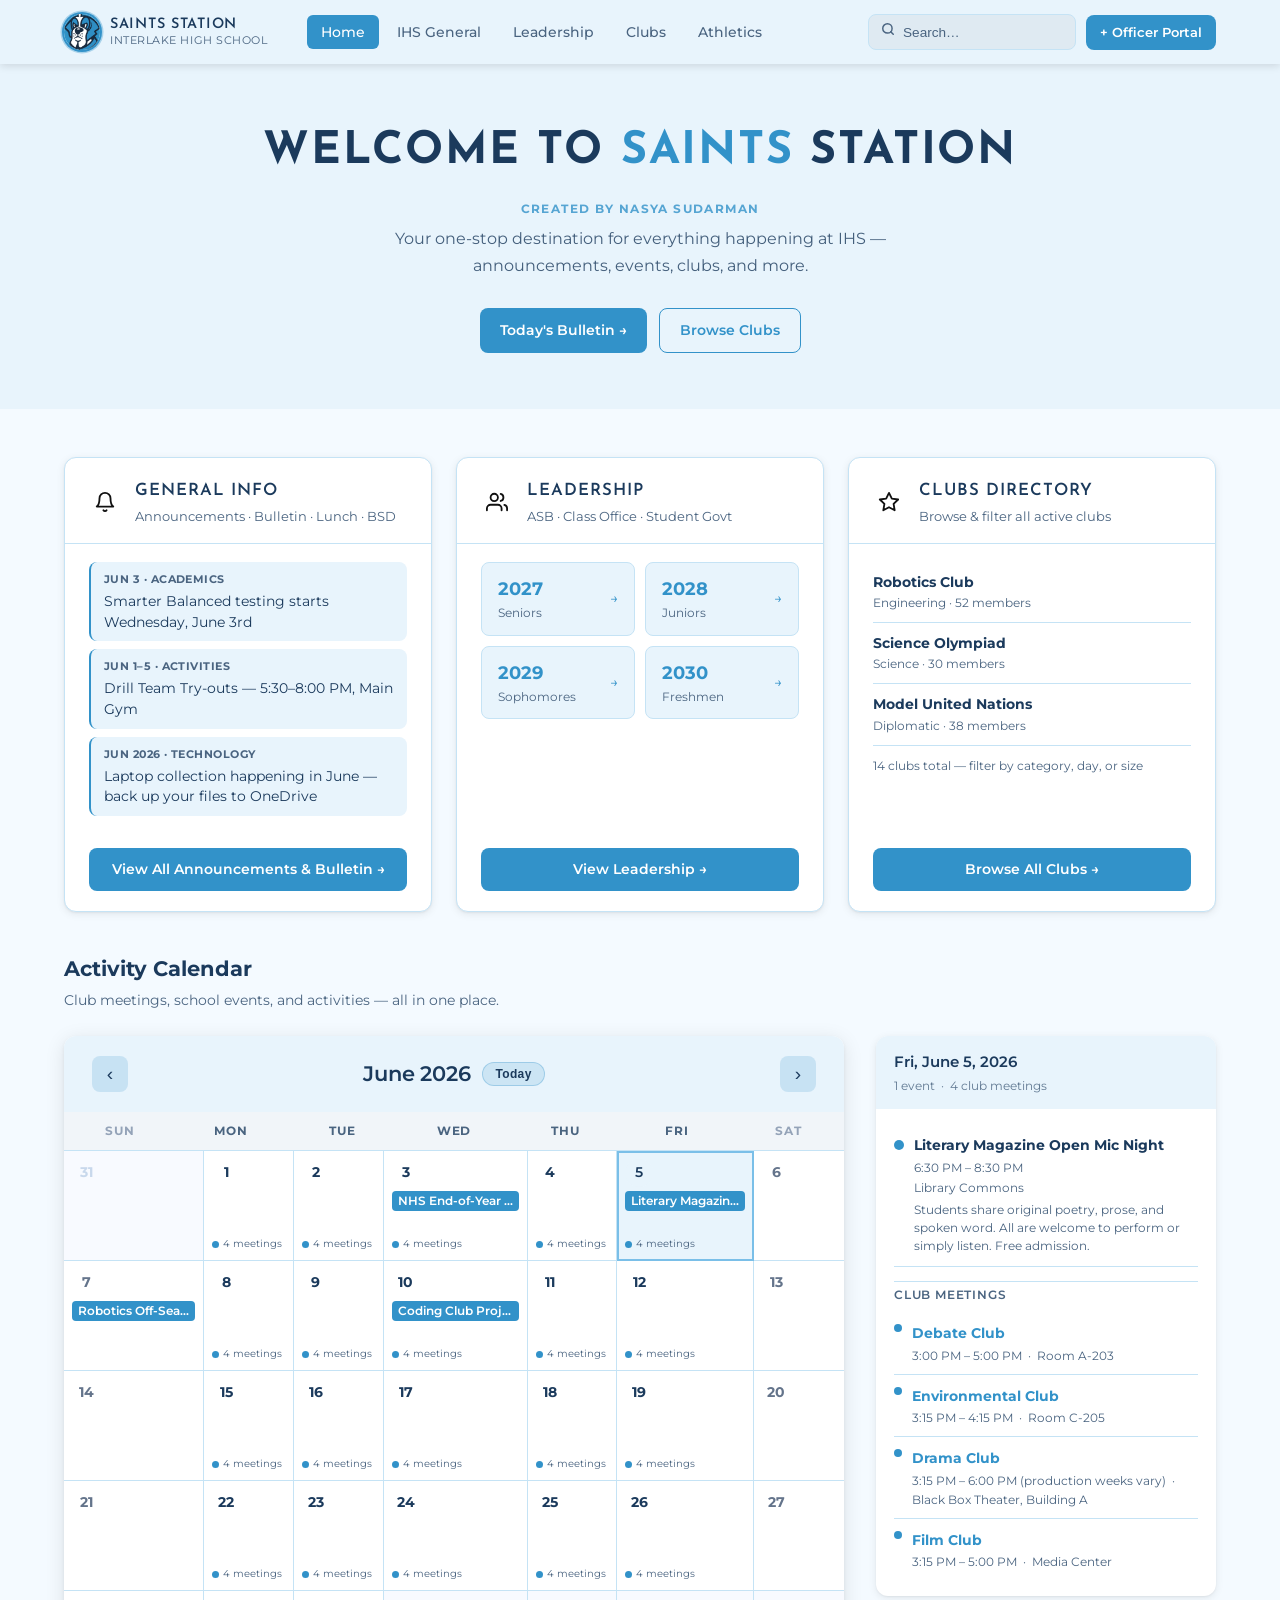
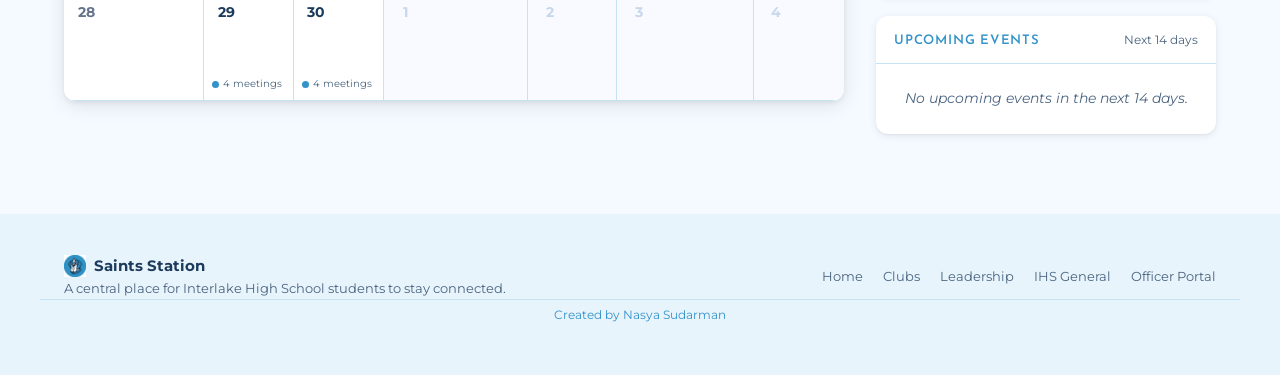
<file: index.html>
<!DOCTYPE html>
<html lang="en">
<head>
  <meta charset="UTF-8">
  <meta name="viewport" content="width=device-width, initial-scale=1.0">
  <title>Saints Station</title>
  <link rel="stylesheet" href="style.css">
  <style>
    .home-hero { background: var(--primary-dark); padding: 52px 0 56px; text-align: center; }
    .home-hero h1 { font-size: clamp(1.8rem, 5vw, 2.8rem); font-weight: 700; margin-bottom: 12px; }
    .home-hero h1 span { color: var(--primary); }
    .home-hero p { font-size: 1rem; opacity: .8; max-width: 520px; margin: 0 auto 28px; line-height: 1.7; }
    .home-hero-btns { display: flex; gap: 12px; justify-content: center; flex-wrap: wrap; }

    .hub-section { padding: 48px 0 40px; }
    .hub-grid { display: grid; grid-template-columns: repeat(3, 1fr); gap: 24px; }
    @media (max-width: 900px) { .hub-grid { grid-template-columns: repeat(2, 1fr); } }
    @media (max-width: 560px) { .hub-grid { grid-template-columns: 1fr; } }

    .hub-card { background: var(--card); border-radius: var(--radius); box-shadow: var(--shadow); border: 1px solid var(--border); overflow: hidden; display: flex; flex-direction: column; transition: var(--transition); }
    .hub-card:hover { box-shadow: var(--shadow-md); transform: translateY(-2px); }
    .hub-card-head { padding: 20px 24px 16px; border-bottom: 1px solid var(--border); display: flex; align-items: center; gap: 14px; }
    .hub-card-icon { width: 32px; height: 32px; display: flex; align-items: center; justify-content: center; flex-shrink: 0; }
    .hub-card-icon svg { width: 22px; height: 22px; stroke: #111; fill: none; stroke-width: 2; stroke-linecap: round; stroke-linejoin: round; }
    .hub-card-title { font-size: 1.05rem; font-weight: 600; color: var(--text); }
    .hub-card-sub { font-size: .8rem; color: var(--text-muted); margin-top: 2px; }
    .hub-card-body { padding: 18px 24px; flex: 1; }
    .hub-card-footer { padding: 14px 24px 20px; }

    .preview-list { list-style: none; display: flex; flex-direction: column; gap: 8px; }
    .preview-item { font-size: .86rem; color: var(--text); padding: 9px 13px; background: var(--highlight); border-radius: var(--radius-sm); border-left: 2px solid var(--primary); line-height: 1.5; }
    .preview-item-meta { font-size: .71rem; color: var(--text-muted); margin-bottom: 3px; text-transform: uppercase; letter-spacing: .04em; font-weight: 700; }

    .class-year-pills { display: grid; grid-template-columns: 1fr 1fr; gap: 10px; }
    .class-pill { display: flex; align-items: center; justify-content: space-between; padding: 12px 16px; background: var(--highlight); border-radius: var(--radius-sm); text-decoration: none; color: var(--text); border: 1px solid var(--border); transition: var(--transition); }
    .class-pill:hover { border-color: var(--primary); }
    .class-pill-year { font-size: 1.1rem; font-weight: 700; color: var(--primary); }
    .class-pill-label { font-size: .72rem; color: var(--text-muted); margin-top: 1px; }
    .class-pill-arrow { color: var(--primary); font-size: .9rem; }

    .club-preview-item { display: flex; align-items: center; gap: 12px; padding: 9px 0; border-bottom: 1px solid var(--border); }
    .club-preview-item:last-child { border-bottom: none; }
    .club-preview-name { font-size: .87rem; font-weight: 700; color: var(--text); }
    .club-preview-meta { font-size: .74rem; color: var(--text-muted); margin-top: 1px; }

    /* ── Calendar section ── */
    .home-cal-section { padding: 0 0 80px; }
    .home-cal-header { margin-bottom: 24px; }
    .home-cal-header h2 { font-size: 1.3rem; font-weight: 700; color: var(--text); margin-bottom: 4px; }
    .home-cal-header p { font-size: .88rem; color: var(--text-muted); }

    .cal-page-layout { display: grid; grid-template-columns: 1fr 340px; gap: 32px; align-items: start; }
    @media (max-width: 960px) { .cal-page-layout { grid-template-columns: 1fr; } }

    .cal-full-widget { background: var(--card); border-radius: var(--radius); box-shadow: var(--shadow-md); overflow: hidden; }
    .cal-full-header {
      background: var(--primary-dark); color: var(--text);
      padding: 20px 28px; display: flex; align-items: center; justify-content: space-between; gap: 16px;
    }
    .cal-full-month-label { font-size: 1.3rem; font-weight: 600; letter-spacing: -.01em; }
    .cal-full-nav {
      background: rgba(50,146,201,.18); border: none; color: var(--text);
      width: 36px; height: 36px; border-radius: 8px; cursor: pointer;
      font-size: 1.2rem; display: flex; align-items: center; justify-content: center;
      transition: var(--transition); flex-shrink: 0;
    }
    .cal-full-nav:hover { background: rgba(50,146,201,.35); }
    .cal-full-header-center { display: flex; align-items: center; gap: 12px; flex: 1; justify-content: center; }
    .cal-today-btn {
      font-size: .75rem; font-weight: 700; padding: 4px 12px;
      background: rgba(50,146,201,.15); border: 1px solid rgba(50,146,201,.3);
      color: var(--text); border-radius: 20px; cursor: pointer;
      transition: var(--transition); letter-spacing: .03em;
    }
    .cal-today-btn:hover { background: rgba(50,146,201,.3); }
    .cal-full-dow-row { display: grid; grid-template-columns: repeat(7, 1fr); background: #f1f5f9; border-bottom: 1px solid var(--border); }
    .cal-full-dow { padding: 10px 6px; text-align: center; font-size: .72rem; font-weight: 700; color: var(--text-muted); text-transform: uppercase; letter-spacing: .07em; }
    .cal-full-dow.weekend { color: #94a3b8; }
    .cal-full-grid { display: grid; grid-template-columns: repeat(7, 1fr); }
    .cal-full-day {
      min-height: 110px; padding: 8px; border-right: 1px solid var(--border);
      border-bottom: 1px solid var(--border); background: #fff; cursor: pointer;
      transition: background .15s; position: relative; display: flex; flex-direction: column; gap: 3px;
    }
    .cal-full-day:hover { background: #f0f7ff; }
    .cal-full-day:nth-child(7n) { border-right: none; }
    .cal-full-day.other-month { background: #f8faff; }
    .cal-full-day.other-month .cal-full-day-num { color: #c8d8ec; }
    .cal-full-day.today .cal-full-day-num { background: var(--primary-dark); color: var(--text); width: 28px; height: 28px; border-radius: 50%; display: flex; align-items: center; justify-content: center; font-weight: 600; }
    .cal-full-day.selected { background: var(--highlight); outline: 2px solid var(--primary-light); outline-offset: -2px; }
    .cal-full-day.selected:hover { background: #e0eeff; }
    .cal-full-day-num { font-size: .85rem; font-weight: 700; color: var(--text); width: 28px; height: 28px; display: flex; align-items: center; justify-content: center; flex-shrink: 0; border-radius: 50%; margin-bottom: 1px; }
    .cal-full-day.weekend-day .cal-full-day-num { color: #64748b; }
    .cal-full-chips { display: flex; flex-direction: column; gap: 2px; flex: 1; }
    .cal-full-chip { font-size: .72rem; font-weight: 600; padding: 2px 6px; border-radius: 4px; color: #fff; white-space: nowrap; overflow: hidden; text-overflow: ellipsis; cursor: pointer; transition: opacity .15s; line-height: 1.4; }
    .cal-full-chip:hover { opacity: .85; }
    .cal-full-more { font-size: .63rem; font-weight: 700; color: var(--primary-light); cursor: pointer; padding: 1px 0; }
    .cal-full-meetings { display: flex; align-items: center; gap: 4px; font-size: .64rem; color: var(--text-muted); margin-top: auto; padding-top: 2px; }
    .cal-full-mtg-dot { width: 7px; height: 7px; border-radius: 50%; background: var(--primary); flex-shrink: 0; }

    .cal-right-panel { display: flex; flex-direction: column; gap: 20px; }

    .cal-detail-card { background: var(--card); border-radius: var(--radius); box-shadow: var(--shadow); overflow: hidden; }
    .cal-detail-card-header { background: var(--primary-dark); padding: 14px 18px; color: var(--text); }
    .cal-detail-card-date { font-size: .95rem; font-weight: 600; }
    .cal-detail-card-hint { font-size: .75rem; opacity: .65; margin-top: 2px; }
    .cal-detail-card-body { padding: 16px 18px; min-height: 80px; }
    .cal-detail-empty { color: var(--text-muted); font-size: .85rem; font-style: italic; padding: 8px 0; }
    .cal-detail-ev { display: flex; align-items: flex-start; gap: 10px; padding: 11px 0; border-bottom: 1px solid var(--border); }
    .cal-detail-ev:last-child { border-bottom: none; }
    .cal-detail-ev-dot { width: 10px; height: 10px; border-radius: 50%; flex-shrink: 0; margin-top: 4px; }
    .cal-detail-ev-title { font-size: .88rem; font-weight: 700; color: var(--text); line-height: 1.3; margin-bottom: 3px; }
    .cal-detail-ev-meta { font-size: .75rem; color: var(--text-muted); display: flex; flex-direction: column; gap: 1px; }
    .cal-detail-ev-desc { font-size: .75rem; color: var(--text-muted); margin-top: 4px; line-height: 1.5; }
    .cal-detail-mtg-label { font-size: .72rem; font-weight: 600; color: var(--text-muted); text-transform: uppercase; letter-spacing: .07em; margin: 14px 0 8px; padding-top: 4px; border-top: 1px solid var(--border); }
    .cal-detail-mtg-row { display: flex; align-items: flex-start; gap: 10px; padding: 8px 0; border-bottom: 1px solid var(--border); }
    .cal-detail-mtg-row:last-child { border-bottom: none; }
    .cal-detail-mtg-dot { width: 8px; height: 8px; border-radius: 50%; background: var(--primary); flex-shrink: 0; margin-top: 4px; }
    .cal-detail-mtg-name { font-size: .85rem; font-weight: 700; color: var(--primary); }
    .cal-detail-mtg-name:hover { color: var(--primary-light); }
    .cal-detail-mtg-sub { font-size: .74rem; color: var(--text-muted); margin-top: 1px; }

    .upcoming-card { background: var(--card); border-radius: var(--radius); box-shadow: var(--shadow); overflow: hidden; }
    .upcoming-card-header { padding: 14px 18px 12px; border-bottom: 1px solid var(--border); display: flex; align-items: baseline; justify-content: space-between; gap: 8px; }
    .upcoming-card-title { font-size: .82rem; font-weight: 600; color: var(--primary); text-transform: uppercase; letter-spacing: .06em; }
    .upcoming-card-sub { font-size: .72rem; color: var(--text-muted); }
    .upcoming-list { display: flex; flex-direction: column; }
    .upcoming-item { display: flex; align-items: flex-start; gap: 12px; padding: 14px 18px; border-bottom: 1px solid var(--border); cursor: pointer; transition: background .15s; }
    .upcoming-item:last-child { border-bottom: none; }
    .upcoming-item:hover { background: #f7faff; }
    .upcoming-date-badge { flex-shrink: 0; width: 44px; text-align: center; background: var(--primary); color: #fff; border-radius: 8px; padding: 5px 4px; }
    .upcoming-date-month { font-size: .62rem; font-weight: 700; text-transform: uppercase; letter-spacing: .07em; opacity: .8; }
    .upcoming-date-day { font-size: 1.3rem; font-weight: 700; line-height: 1; }
    .upcoming-item-info { flex: 1; min-width: 0; }
    .upcoming-item-title { font-size: .88rem; font-weight: 700; color: var(--text); white-space: nowrap; overflow: hidden; text-overflow: ellipsis; margin-bottom: 3px; }
    .upcoming-item-meta { font-size: .74rem; color: var(--text-muted); line-height: 1.5; }
    .upcoming-empty { padding: 24px 18px; font-size: .85rem; color: var(--text-muted); font-style: italic; text-align: center; }
  </style>
</head>
<body>

<nav class="navbar">
  <div class="container navbar-inner">
    <a href="index.html" class="navbar-brand">
      <div class="brand-icon"><img src="images/interlakelogo.jpg" alt="Interlake Hub"></div>
      <div class="brand-text">
        <span class="brand-name">Saints Station</span>
        <span class="brand-sub">Interlake High School</span>
      </div>
    </a>
    <nav class="navbar-nav">
      <a href="index.html" class="nav-link active">Home</a>
      <a href="general.html" class="nav-link">IHS General</a>
      <a href="leadership.html" class="nav-link">Leadership</a>
      <a href="clubs.html" class="nav-link">Clubs</a>
      <a href="athletics.html" class="nav-link">Athletics</a>
    </nav>
    <div class="navbar-actions">
      <div class="nav-search">
        <span class="search-icon"><svg width="14" height="14" viewBox="0 0 24 24" fill="none" stroke="currentColor" stroke-width="2.5" stroke-linecap="round" stroke-linejoin="round"><circle cx="11" cy="11" r="8"/><line x1="21" y1="21" x2="16.65" y2="16.65"/></svg></span>
        <input type="text" id="navSearch" placeholder="Search…" autocomplete="off">
      </div>
      <a href="submit.html" class="btn btn-accent" style="padding:7px 14px;font-size:.82rem;">+ Officer Portal</a>
    </div>
  </div>
</nav>

<section class="home-hero">
  <div class="container">
    <h1>Welcome to <span>Saints</span> Station</h1>
    <p style="font-size:.72rem;font-weight:700;letter-spacing:.12em;text-transform:uppercase;color:var(--primary);margin-bottom:6px;">Created by Nasya Sudarman</p>
    <p>Your one-stop destination for everything happening at IHS — announcements, events, clubs, and more.</p>
    <div class="home-hero-btns">
      <a href="general.html" class="btn btn-accent">Today's Bulletin →</a>
      <a href="clubs.html" class="btn btn-ghost">Browse Clubs</a>
    </div>
  </div>
</section>

<div class="hub-section">
  <div class="container">
    <div class="hub-grid">

      <!-- General Info card -->
      <div class="hub-card">
        <div class="hub-card-head">
          <div class="hub-card-icon">
            <svg viewBox="0 0 24 24"><path d="M18 8A6 6 0 0 0 6 8c0 7-3 9-3 9h18s-3-2-3-9"/><path d="M13.73 21a2 2 0 0 1-3.46 0"/></svg>
          </div>
          <div>
            <div class="hub-card-title">General Info</div>
            <div class="hub-card-sub">Announcements · Bulletin · Lunch · BSD</div>
          </div>
        </div>
        <div class="hub-card-body">
          <ul class="preview-list">
            <li class="preview-item">
              <div class="preview-item-meta">Jun 3 · Academics</div>
              Smarter Balanced testing starts Wednesday, June 3rd
            </li>
            <li class="preview-item">
              <div class="preview-item-meta">Jun 1–5 · Activities</div>
              Drill Team Try-outs — 5:30–8:00 PM, Main Gym
            </li>
            <li class="preview-item">
              <div class="preview-item-meta">Jun 2026 · Technology</div>
              Laptop collection happening in June — back up your files to OneDrive
            </li>
          </ul>
        </div>
        <div class="hub-card-footer">
          <a href="general.html" class="btn btn-primary" style="width:100%;justify-content:center;">View All Announcements &amp; Bulletin →</a>
        </div>
      </div>

      <!-- Leadership card -->
      <div class="hub-card">
        <div class="hub-card-head">
          <div class="hub-card-icon">
            <svg viewBox="0 0 24 24"><path d="M17 21v-2a4 4 0 0 0-4-4H5a4 4 0 0 0-4 4v2"/><circle cx="9" cy="7" r="4"/><path d="M23 21v-2a4 4 0 0 0-3-3.87"/><path d="M16 3.13a4 4 0 0 1 0 7.75"/></svg>
          </div>
          <div>
            <div class="hub-card-title">Leadership</div>
            <div class="hub-card-sub">ASB · Class Office · Student Govt</div>
          </div>
        </div>
        <div class="hub-card-body">
          <div class="class-year-pills">
            <a href="leadership.html#classoffice" class="class-pill">
              <div><div class="class-pill-year">2027</div><div class="class-pill-label">Seniors</div></div>
              <span class="class-pill-arrow">→</span>
            </a>
            <a href="leadership.html#classoffice" class="class-pill">
              <div><div class="class-pill-year">2028</div><div class="class-pill-label">Juniors</div></div>
              <span class="class-pill-arrow">→</span>
            </a>
            <a href="leadership.html#classoffice" class="class-pill">
              <div><div class="class-pill-year">2029</div><div class="class-pill-label">Sophomores</div></div>
              <span class="class-pill-arrow">→</span>
            </a>
            <a href="leadership.html#classoffice" class="class-pill">
              <div><div class="class-pill-year">2030</div><div class="class-pill-label">Freshmen</div></div>
              <span class="class-pill-arrow">→</span>
            </a>
          </div>
        </div>
        <div class="hub-card-footer">
          <a href="leadership.html" class="btn btn-primary" style="width:100%;justify-content:center;">View Leadership →</a>
        </div>
      </div>

      <!-- Clubs card -->
      <div class="hub-card">
        <div class="hub-card-head">
          <div class="hub-card-icon">
            <svg viewBox="0 0 24 24"><path d="M12 2l3.09 6.26L22 9.27l-5 4.87 1.18 6.88L12 17.77l-6.18 3.25L7 14.14 2 9.27l6.91-1.01L12 2z"/></svg>
          </div>
          <div>
            <div class="hub-card-title">Clubs Directory</div>
            <div class="hub-card-sub">Browse &amp; filter all active clubs</div>
          </div>
        </div>
        <div class="hub-card-body" id="clubsPreview">
          <div style="color:var(--text-muted);font-size:.88rem;">Loading clubs…</div>
        </div>
        <div class="hub-card-footer">
          <a href="clubs.html" class="btn btn-primary" style="width:100%;justify-content:center;">Browse All Clubs →</a>
        </div>
      </div>

    </div>
  </div>
</div>

<!-- ── Activity Calendar ── -->
<div class="home-cal-section">
  <div class="container">
    <div class="home-cal-header">
      <h2>Activity Calendar</h2>
      <p>Club meetings, school events, and activities — all in one place.</p>
    </div>
    <div class="cal-page-layout">

      <!-- Full calendar widget -->
      <div>
        <div class="cal-full-widget">
          <div class="cal-full-header">
            <button class="cal-full-nav" id="calPrev" title="Previous month">&#8249;</button>
            <div class="cal-full-header-center">
              <h2 class="cal-full-month-label" id="calMonthLabel"></h2>
              <button class="cal-today-btn" id="calTodayBtn">Today</button>
            </div>
            <button class="cal-full-nav" id="calNext" title="Next month">&#8250;</button>
          </div>
          <div class="cal-full-dow-row">
            <div class="cal-full-dow weekend">Sun</div>
            <div class="cal-full-dow">Mon</div>
            <div class="cal-full-dow">Tue</div>
            <div class="cal-full-dow">Wed</div>
            <div class="cal-full-dow">Thu</div>
            <div class="cal-full-dow">Fri</div>
            <div class="cal-full-dow weekend">Sat</div>
          </div>
          <div class="cal-full-grid" id="calFullGrid"></div>
        </div>
      </div>

      <!-- Right panel: detail + upcoming -->
      <div class="cal-right-panel">
        <div class="cal-detail-card">
          <div class="cal-detail-card-header" id="calDetailHeader">
            <div class="cal-detail-card-date">Select a date</div>
            <div class="cal-detail-card-hint">Click any day to view events and meetings</div>
          </div>
          <div class="cal-detail-card-body" id="calDetailBody">
            <div class="cal-detail-empty">Click any date on the calendar to see events and club meetings for that day.</div>
          </div>
        </div>
        <div class="upcoming-card">
          <div class="upcoming-card-header">
            <div class="upcoming-card-title">Upcoming Events</div>
            <div class="upcoming-card-sub">Next 14 days</div>
          </div>
          <div id="upcomingList"></div>
        </div>
      </div>

    </div>
  </div>
</div>

<footer class="footer">
  <div class="container footer-inner">
    <div>
      <div class="footer-brand" style="display:flex;align-items:center;gap:8px;"><img src="images/interlakelogo.jpg" alt="Interlake Hub" style="width:22px;height:22px;"> Saints Station</div>
      <p>A central place for Interlake High School students to stay connected.</p>
    </div>
    <div class="footer-links">
      <a href="index.html">Home</a>
      <a href="clubs.html">Clubs</a>
      <a href="leadership.html">Leadership</a>
      <a href="general.html">IHS General</a>
      <a href="submit.html">Officer Portal</a>
    </div>
  </div>
  <div class="container" style="text-align:center;padding:6px 0 10px;font-size:.72rem;color:var(--primary);border-top:1px solid var(--border);">Created by Nasya Sudarman</div>
</footer>

<script src="data.js"></script>
<script>
const events = getEvents();
const clubs  = getClubs();

// ── Calendar constants ────────────────────────────────────────────────────────
const MONTH_NAMES = ["January","February","March","April","May","June","July","August","September","October","November","December"];

// ── Calendar state ────────────────────────────────────────────────────────────
const now = new Date('2026-06-05T00:00:00');
let calYear     = now.getFullYear();
let calMonth    = now.getMonth();
let selectedDate = null;

// ── Calendar rendering ────────────────────────────────────────────────────────
function renderCalendar() {
  document.getElementById("calMonthLabel").textContent = MONTH_NAMES[calMonth] + " " + calYear;

  const grid = document.getElementById("calFullGrid");
  const todayStr = now.toISOString().split("T")[0];

  const firstDay     = new Date(calYear, calMonth, 1).getDay();
  const daysInMonth  = new Date(calYear, calMonth + 1, 0).getDate();
  const prevMonthDays = new Date(calYear, calMonth, 0).getDate();
  const totalCells   = Math.ceil((firstDay + daysInMonth) / 7) * 7;

  let html = "";
  for (let i = 0; i < totalCells; i++) {
    let cellDate, otherMonth = false, year, month, day;

    if (i < firstDay) {
      day = prevMonthDays - firstDay + i + 1;
      month = calMonth === 0 ? 12 : calMonth;
      year  = calMonth === 0 ? calYear - 1 : calYear;
      cellDate = year + "-" + String(month).padStart(2, "0") + "-" + String(day).padStart(2, "0");
      otherMonth = true;
    } else if (i >= firstDay + daysInMonth) {
      day = i - firstDay - daysInMonth + 1;
      month = calMonth === 11 ? 1 : calMonth + 2;
      year  = calMonth === 11 ? calYear + 1 : calYear;
      cellDate = year + "-" + String(month).padStart(2, "0") + "-" + String(day).padStart(2, "0");
      otherMonth = true;
    } else {
      day = i - firstDay + 1;
      cellDate = calYear + "-" + String(calMonth + 1).padStart(2, "0") + "-" + String(day).padStart(2, "0");
    }

    const isToday    = cellDate === todayStr;
    const isSelected = cellDate === selectedDate;
    const dow        = new Date(cellDate + "T00:00:00").getDay();
    const isWeekend  = dow === 0 || dow === 6;

    const dayEvents    = events.filter(e => e.date === cellDate);
    const meetingClubs = otherMonth ? [] : clubs.filter(c => getClubMeetingDays(c).includes(dow));

    const maxChips = 3;
    let chipsHtml = "";
    dayEvents.slice(0, maxChips).forEach(ev => {
      const label = ev.title.length > 17 ? ev.title.slice(0, 16) + "…" : ev.title;
      chipsHtml += '<div class="cal-full-chip" style="background:var(--primary);color:#fff;" title="' + ev.title + '">' + label + '</div>';
    });
    if (dayEvents.length > maxChips) chipsHtml += '<div class="cal-full-more">+' + (dayEvents.length - maxChips) + ' more</div>';

    const meetingsHtml = meetingClubs.length > 0
      ? '<div class="cal-full-meetings"><span class="cal-full-mtg-dot"></span>' + meetingClubs.length + ' meeting' + (meetingClubs.length > 1 ? 's' : '') + '</div>'
      : "";

    let cls = "cal-full-day";
    if (otherMonth)  cls += " other-month";
    if (isToday)     cls += " today";
    if (isSelected)  cls += " selected";
    if (isWeekend && !otherMonth) cls += " weekend-day";

    html += '<div class="' + cls + '" data-date="' + cellDate + '" onclick="selectCalDay(\'' + cellDate + '\')">' +
      '<div class="cal-full-day-num">' + day + '</div>' +
      '<div class="cal-full-chips">' + chipsHtml + '</div>' +
      meetingsHtml +
      '</div>';
  }
  grid.innerHTML = html;
}

function selectCalDay(dateStr) {
  selectedDate = dateStr;
  renderCalendar();

  const dow = new Date(dateStr + "T00:00:00").getDay();
  const dayEvents    = events.filter(e => e.date === dateStr);
  const meetingClubs = clubs.filter(c => getClubMeetingDays(c).includes(dow));

  const header = document.getElementById("calDetailHeader");
  header.innerHTML =
    '<div class="cal-detail-card-date">' + formatDate(dateStr) + '</div>' +
    '<div class="cal-detail-card-hint">' +
      (dayEvents.length ? dayEvents.length + ' event' + (dayEvents.length > 1 ? 's' : '') : 'No events') +
      (meetingClubs.length ? ' &nbsp;·&nbsp; ' + meetingClubs.length + ' club meeting' + (meetingClubs.length > 1 ? 's' : '') : '') +
    '</div>';

  const body = document.getElementById("calDetailBody");
  if (!dayEvents.length && !meetingClubs.length) {
    body.innerHTML = '<div class="cal-detail-empty">Nothing scheduled on this day.</div>';
    return;
  }

  let bodyHtml = "";
  dayEvents.forEach(ev => {
    const desc = ev.description.length > 120 ? ev.description.slice(0, 120) + "…" : ev.description;
    bodyHtml +=
      '<div class="cal-detail-ev">' +
        '<div class="cal-detail-ev-dot" style="background:var(--primary);"></div>' +
        '<div style="flex:1;min-width:0;">' +
          '<div class="cal-detail-ev-title">' + ev.title + '</div>' +
          '<div class="cal-detail-ev-meta"><span>' + ev.time + '</span><span>' + ev.location + '</span></div>' +
          '<div class="cal-detail-ev-desc">' + desc + '</div>' +
        '</div>' +
      '</div>';
  });

  if (meetingClubs.length) {
    bodyHtml += '<div class="cal-detail-mtg-label">Club Meetings</div>';
    meetingClubs.forEach(c => {
      bodyHtml +=
        '<div class="cal-detail-mtg-row">' +
          '<div class="cal-detail-mtg-dot"></div>' +
          '<div style="flex:1;">' +
            '<a class="cal-detail-mtg-name" href="club.html?id=' + c.id + '">' + c.name + '</a>' +
            '<div class="cal-detail-mtg-sub">' + c.meetingTime + ' &nbsp;·&nbsp; ' + c.meetingLocation + '</div>' +
          '</div>' +
        '</div>';
    });
  }
  body.innerHTML = bodyHtml;
}

// ── Nav ───────────────────────────────────────────────────────────────────────
document.getElementById("calPrev").addEventListener("click", () => {
  calMonth--;
  if (calMonth < 0) { calMonth = 11; calYear--; }
  renderCalendar();
});
document.getElementById("calNext").addEventListener("click", () => {
  calMonth++;
  if (calMonth > 11) { calMonth = 0; calYear++; }
  renderCalendar();
});
document.getElementById("calTodayBtn").addEventListener("click", () => {
  calYear = now.getFullYear(); calMonth = now.getMonth();
  renderCalendar();
});

// ── Upcoming events ───────────────────────────────────────────────────────────
function renderUpcoming() {
  const upcoming = events
    .filter(e => { const d = daysUntil(e.date); return d >= 0 && d <= 14; })
    .sort((a, b) => new Date(a.date) - new Date(b.date));

  const container = document.getElementById("upcomingList");
  if (!upcoming.length) {
    container.innerHTML = '<div class="upcoming-empty">No upcoming events in the next 14 days.</div>';
    return;
  }
  container.innerHTML = upcoming.map(ev => {
    const d    = new Date(ev.date + "T00:00:00");
    const mon  = d.toLocaleDateString("en-US", { month: "short" }).toUpperCase();
    const dayN = d.getDate();
    const days = daysUntil(ev.date);
    const whenLabel = days === 0 ? "Today" : days === 1 ? "Tomorrow" : "In " + days + " days";
    return '<div class="upcoming-item" onclick="jumpToDate(\'' + ev.date + '\')">' +
      '<div class="upcoming-date-badge" style="background:var(--primary);">' +
        '<div class="upcoming-date-month">' + mon + '</div>' +
        '<div class="upcoming-date-day">' + dayN + '</div>' +
      '</div>' +
      '<div class="upcoming-item-info">' +
        '<div class="upcoming-item-title">' + ev.title + '</div>' +
        '<div class="upcoming-item-meta">' + whenLabel + ' &nbsp;·&nbsp; ' + ev.time + '<br>' + ev.location + '</div>' +
      '</div>' +
    '</div>';
  }).join("");
}

function jumpToDate(dateStr) {
  const d = new Date(dateStr + "T00:00:00");
  calYear = d.getFullYear(); calMonth = d.getMonth();
  renderCalendar();
  selectCalDay(dateStr);
  document.querySelector(".cal-full-widget").scrollIntoView({ behavior: "smooth", block: "start" });
}

// ── Clubs preview ─────────────────────────────────────────────────────────────
const featured  = clubs.filter(c => c.featured).slice(0, 3);
const showClubs = featured.length ? featured : clubs.slice(0, 3);
document.getElementById("clubsPreview").innerHTML = showClubs.map(c =>
  '<div class="club-preview-item">' +
    '<div><div class="club-preview-name">' + c.name + '</div>' +
    '<div class="club-preview-meta">' + getCategoryLabel(c.category) + ' · ' + c.members + ' members</div></div>' +
  '</div>'
).join("") + '<div style="font-size:.78rem;color:var(--text-muted);margin-top:10px;">' + clubs.length + ' clubs total — filter by category, day, or size</div>';

// ── Init ──────────────────────────────────────────────────────────────────────
renderCalendar();
renderUpcoming();
(function() {
  const todayStr = now.toISOString().split("T")[0];
  const todayDow = now.getDay();
  const todayEvents   = events.filter(e => e.date === todayStr);
  const todayMeetings = clubs.filter(c => getClubMeetingDays(c).includes(todayDow));
  if (todayEvents.length || todayMeetings.length) selectCalDay(todayStr);
})();

document.getElementById("navSearch").addEventListener("keydown", e => {
  if (e.key === "Enter") {
    const q = e.target.value.trim();
    if (q) location.href = `search.html?q=${encodeURIComponent(q)}`;
  }
});
</script>
</body>
</html>
</file>
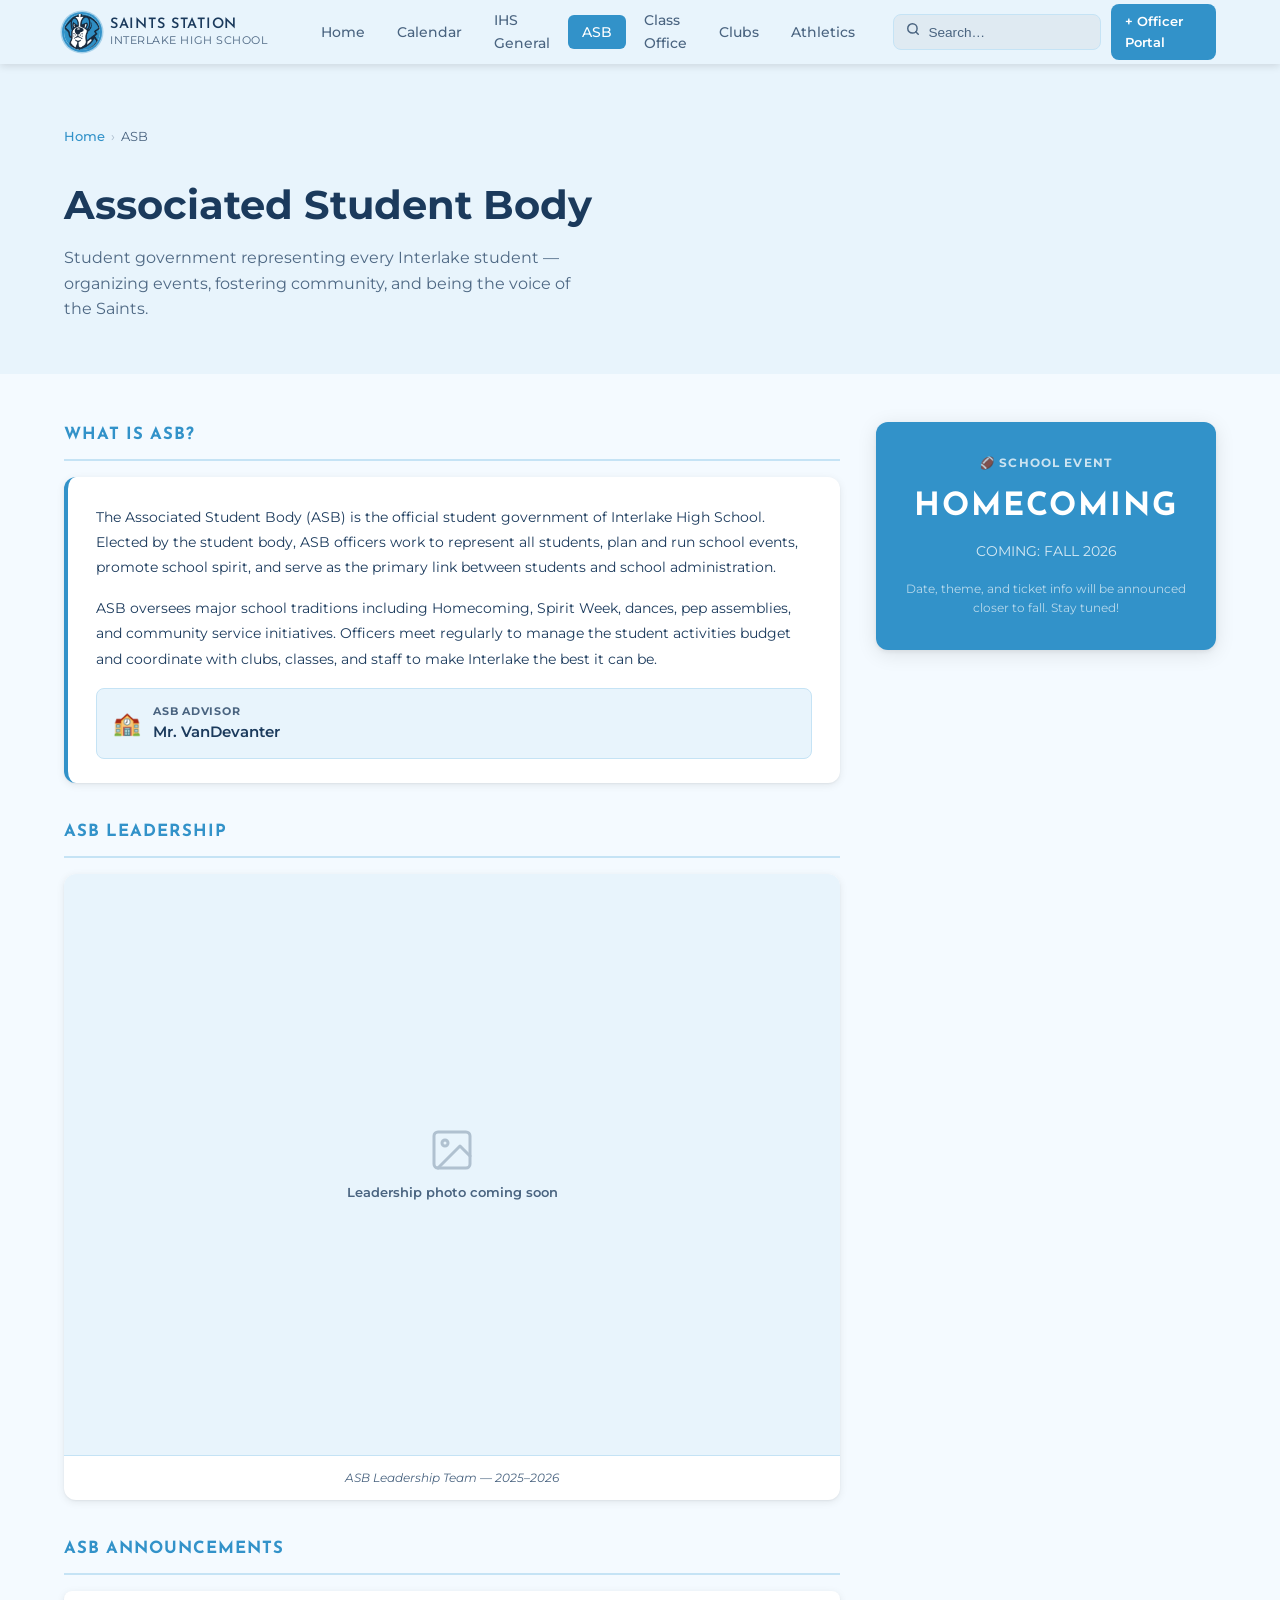
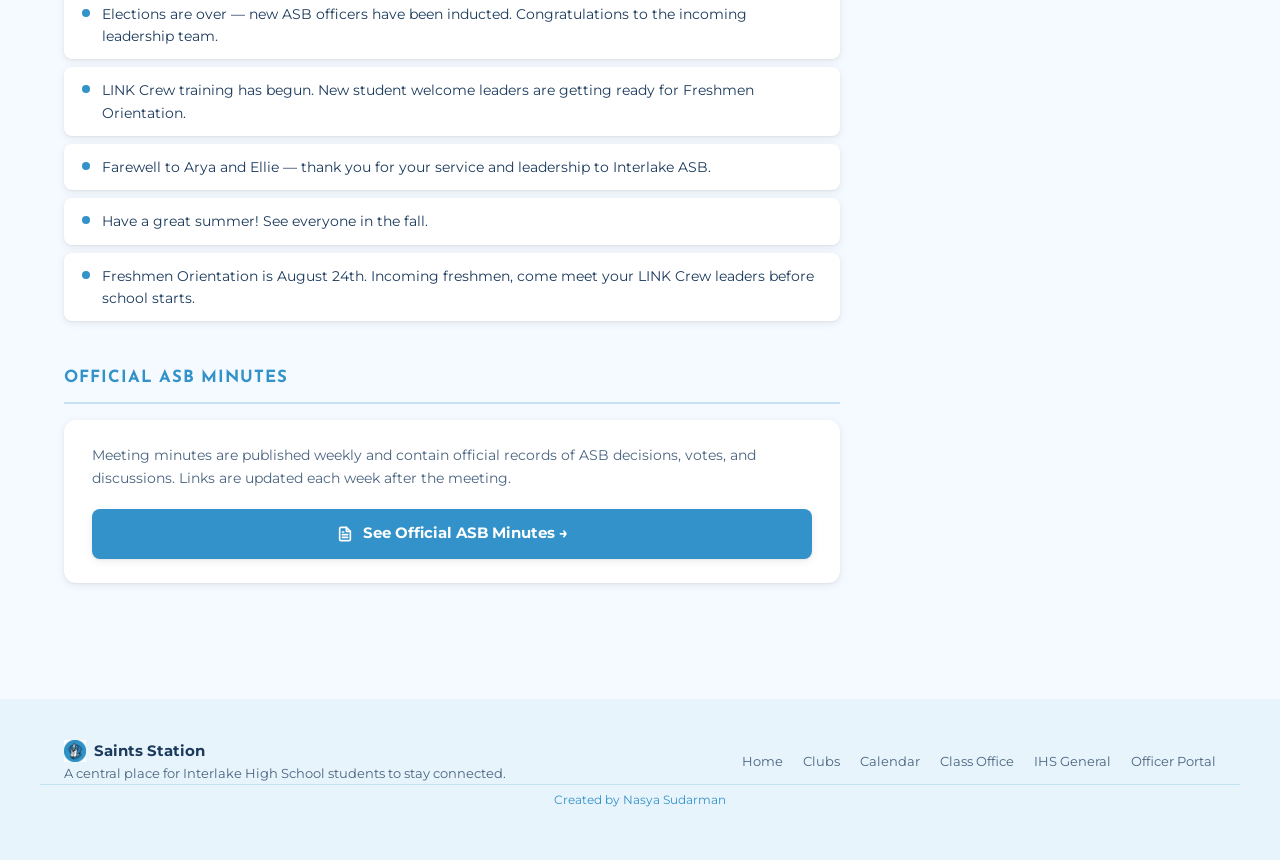
<file: asb.html>
<!DOCTYPE html>
<html lang="en">
<head>
  <meta charset="UTF-8">
  <meta name="viewport" content="width=device-width, initial-scale=1.0">
  <title>ASB — Saints Station</title>
  <link rel="stylesheet" href="style.css">
  <style>
    .asb-hero { background: var(--primary-dark); padding: 48px 0 52px; }
    .asb-hero h1 { font-size: clamp(1.6rem, 4vw, 2.5rem); font-weight: 700; margin-bottom: 8px; }
    .asb-hero p { opacity: .75; font-size: 1rem; max-width: 520px; }

    .asb-body { padding: 48px 0 80px; }
    .asb-layout { display: grid; grid-template-columns: 1fr 340px; gap: 36px; align-items: start; }
    @media (max-width: 900px) { .asb-layout { grid-template-columns: 1fr; } }

    .asb-section { margin-bottom: 36px; }
    .asb-section-title {
      font-family: var(--font-display); text-transform: uppercase;
      letter-spacing: .06em; font-size: 1.05rem; font-weight: 700;
      color: var(--primary); margin-bottom: 16px;
      padding-bottom: 10px; border-bottom: 2px solid var(--border);
    }

    /* What is ASB card */
    .asb-info-card { background: var(--card); border-radius: var(--radius); box-shadow: var(--shadow); padding: 28px 28px 24px; border-left: 4px solid var(--primary); }
    .asb-info-card p { font-size: .9rem; line-height: 1.75; color: var(--text); margin-bottom: 16px; }
    .asb-info-card p:last-child { margin-bottom: 0; }
    .asb-advisor-row { display: flex; align-items: center; gap: 12px; padding: 14px 16px; background: var(--highlight); border-radius: var(--radius-sm); border: 1px solid var(--border); }
    .asb-advisor-icon { font-size: 1.4rem; }
    .asb-advisor-label { font-size: .69rem; font-weight: 700; text-transform: uppercase; letter-spacing: .07em; color: var(--text-muted); }
    .asb-advisor-name { font-size: .92rem; font-weight: 600; color: var(--text); }

    /* Leadership photo */
    .asb-photo-card { background: var(--card); border-radius: var(--radius); box-shadow: var(--shadow); overflow: hidden; }
    .asb-photo-wrap {
      width: 100%; aspect-ratio: 4/3;
      background: var(--highlight);
      display: flex; flex-direction: column; align-items: center; justify-content: center;
      color: var(--text-muted); gap: 8px;
      border-bottom: 1px solid var(--border);
    }
    .asb-photo-wrap svg { opacity: .35; }
    .asb-photo-wrap img { width: 100%; height: 100%; object-fit: cover; display: block; }
    .asb-photo-caption { padding: 12px 18px; font-size: .78rem; color: var(--text-muted); text-align: center; font-style: italic; }

    /* Announcements */
    .asb-announce-list { display: flex; flex-direction: column; gap: 0; list-style: none; }
    .asb-announce-item {
      display: flex; align-items: flex-start; gap: 12px;
      padding: 12px 18px; background: var(--card);
      border-radius: var(--radius-sm); margin-bottom: 8px;
      box-shadow: var(--shadow); font-size: .9rem; color: var(--text); line-height: 1.55;
    }
    .asb-announce-bullet {
      width: 8px; height: 8px; border-radius: 50%;
      background: var(--primary); flex-shrink: 0; margin-top: 6px;
    }

    /* Minutes button */
    .asb-minutes-btn {
      display: inline-flex; align-items: center; gap: 10px;
      background: var(--primary); color: #fff;
      padding: 13px 24px; border-radius: var(--radius-sm);
      font-size: .92rem; font-weight: 700; text-decoration: none;
      transition: var(--transition); width: 100%; justify-content: center;
      box-shadow: var(--shadow);
    }
    .asb-minutes-btn:hover { background: var(--primary-mid); transform: translateY(-1px); box-shadow: var(--shadow-md); }

    /* Homecoming */
    .asb-homecoming-card {
      background: var(--primary); color: #fff;
      border-radius: var(--radius); padding: 32px 28px;
      text-align: center; box-shadow: var(--shadow-md);
    }
    .asb-homecoming-label { font-size: .72rem; font-weight: 700; text-transform: uppercase; letter-spacing: .1em; opacity: .75; margin-bottom: 10px; }
    .asb-homecoming-title { font-family: var(--font-display); font-size: clamp(1.4rem, 4vw, 2rem); font-weight: 700; letter-spacing: .06em; text-transform: uppercase; margin-bottom: 8px; }
    .asb-homecoming-sub { font-size: .85rem; opacity: .8; }

    /* Sidebar cards */
    .asb-sidebar-card { background: var(--card); border-radius: var(--radius); box-shadow: var(--shadow); overflow: hidden; margin-bottom: 20px; }
    .asb-sidebar-head { background: var(--primary); padding: 14px 18px; }
    .asb-sidebar-head-title { font-size: .82rem; font-weight: 700; text-transform: uppercase; letter-spacing: .06em; color: #fff; }
    .asb-sidebar-body { padding: 18px; }
  </style>
</head>
<body>

<nav class="navbar">
  <div class="container navbar-inner">
    <a href="index.html" class="navbar-brand">
      <div class="brand-icon"><img src="images/interlakelogo.jpg" alt="Interlake Hub"></div>
      <div class="brand-text">
        <span class="brand-name">Saints Station</span>
        <span class="brand-sub">Interlake High School</span>
      </div>
    </a>
    <nav class="navbar-nav">
      <a href="index.html" class="nav-link">Home</a>
      <a href="calendar.html" class="nav-link">Calendar</a>
      <a href="general.html" class="nav-link">IHS General</a>
      <a href="asb.html" class="nav-link active">ASB</a>
      <a href="classoffice.html" class="nav-link">Class Office</a>
      <a href="clubs.html" class="nav-link">Clubs</a>
      <a href="athletics.html" class="nav-link">Athletics</a>
    </nav>
    <div class="navbar-actions">
      <div class="nav-search">
        <span class="search-icon"><svg width="14" height="14" viewBox="0 0 24 24" fill="none" stroke="currentColor" stroke-width="2.5" stroke-linecap="round" stroke-linejoin="round"><circle cx="11" cy="11" r="8"/><line x1="21" y1="21" x2="16.65" y2="16.65"/></svg></span>
        <input type="text" id="navSearch" placeholder="Search…" autocomplete="off">
      </div>
      <a href="submit.html" class="btn btn-accent" style="padding:7px 14px;font-size:.82rem;">+ Officer Portal</a>
    </div>
  </div>
</nav>

<div class="asb-hero">
  <div class="container">
    <div class="breadcrumb" style="margin-bottom:12px;">
      <a href="index.html">Home</a><span class="sep">›</span><span>ASB</span>
    </div>
    <h1>Associated Student Body</h1>
    <p>Student government representing every Interlake student — organizing events, fostering community, and being the voice of the Saints.</p>
  </div>
</div>

<div class="asb-body">
  <div class="container">
    <div class="asb-layout">

      <!-- ── Main column ── -->
      <div>

        <!-- What is ASB -->
        <div class="asb-section">
          <div class="asb-section-title">What is ASB?</div>
          <div class="asb-info-card">
            <p>The Associated Student Body (ASB) is the official student government of Interlake High School. Elected by the student body, ASB officers work to represent all students, plan and run school events, promote school spirit, and serve as the primary link between students and school administration.</p>
            <p>ASB oversees major school traditions including Homecoming, Spirit Week, dances, pep assemblies, and community service initiatives. Officers meet regularly to manage the student activities budget and coordinate with clubs, classes, and staff to make Interlake the best it can be.</p>
            <div class="asb-advisor-row">
              <div class="asb-advisor-icon">🏫</div>
              <div>
                <div class="asb-advisor-label">ASB Advisor</div>
                <div class="asb-advisor-name">Mr. VanDevanter</div>
              </div>
            </div>
          </div>
        </div>

        <!-- Leadership Photo -->
        <div class="asb-section">
          <div class="asb-section-title">ASB Leadership</div>
          <div class="asb-photo-card">
            <div class="asb-photo-wrap">
              <svg width="48" height="48" viewBox="0 0 24 24" fill="none" stroke="currentColor" stroke-width="1.5" stroke-linecap="round" stroke-linejoin="round"><rect x="3" y="3" width="18" height="18" rx="2"/><circle cx="8.5" cy="8.5" r="1.5"/><polyline points="21 15 16 10 5 21"/></svg>
              <span style="font-size:.82rem;font-weight:600;">Leadership photo coming soon</span>
            </div>
            <div class="asb-photo-caption">ASB Leadership Team — 2025–2026</div>
          </div>
        </div>

        <!-- ASB Announcements -->
        <div class="asb-section">
          <div class="asb-section-title">ASB Announcements</div>
          <ul class="asb-announce-list">
            <li class="asb-announce-item">
              <span class="asb-announce-bullet"></span>
              <span>Elections are over — new ASB officers have been inducted. Congratulations to the incoming leadership team.</span>
            </li>
            <li class="asb-announce-item">
              <span class="asb-announce-bullet"></span>
              <span>LINK Crew training has begun. New student welcome leaders are getting ready for Freshmen Orientation.</span>
            </li>
            <li class="asb-announce-item">
              <span class="asb-announce-bullet"></span>
              <span>Farewell to Arya and Ellie — thank you for your service and leadership to Interlake ASB.</span>
            </li>
            <li class="asb-announce-item">
              <span class="asb-announce-bullet"></span>
              <span>Have a great summer! See everyone in the fall.</span>
            </li>
            <li class="asb-announce-item">
              <span class="asb-announce-bullet"></span>
              <span>Freshmen Orientation is August 24th. Incoming freshmen, come meet your LINK Crew leaders before school starts.</span>
            </li>
          </ul>
        </div>

        <!-- Official ASB Minutes -->
        <div class="asb-section">
          <div class="asb-section-title">Official ASB Minutes</div>
          <div style="background:var(--card);border-radius:var(--radius);box-shadow:var(--shadow);padding:24px 28px;">
            <p style="font-size:.88rem;color:var(--text-muted);margin-bottom:20px;line-height:1.6;">Meeting minutes are published weekly and contain official records of ASB decisions, votes, and discussions. Links are updated each week after the meeting.</p>
            <a href="https://docs.google.com/document/d/1w1JzZxjG5OY0Qg-T5gmEMZqiw1ZWYQ1a/edit?rtpof=true&sd=true&tab=t.0" target="_blank" rel="noopener" class="asb-minutes-btn">
              <svg width="16" height="16" viewBox="0 0 24 24" fill="none" stroke="currentColor" stroke-width="2.5" stroke-linecap="round" stroke-linejoin="round"><path d="M14 2H6a2 2 0 0 0-2 2v16a2 2 0 0 0 2 2h12a2 2 0 0 0 2-2V8z"/><polyline points="14 2 14 8 20 8"/><line x1="16" y1="13" x2="8" y2="13"/><line x1="16" y1="17" x2="8" y2="17"/><polyline points="10 9 9 9 8 9"/></svg>
              See Official ASB Minutes →
            </a>
          </div>
        </div>

      </div>

      <!-- ── Sidebar ── -->
      <div>

        <!-- Homecoming -->
        <div class="asb-homecoming-card">
          <div class="asb-homecoming-label">🏈 School Event</div>
          <div class="asb-homecoming-title">Homecoming</div>
          <div class="asb-homecoming-sub">COMING: FALL 2026</div>
          <div style="margin-top:16px;font-size:.78rem;opacity:.65;line-height:1.55;">Date, theme, and ticket info will be announced closer to fall. Stay tuned!</div>
        </div>

      </div>
    </div>
  </div>
</div>

<footer class="footer">
  <div class="container footer-inner">
    <div>
      <div class="footer-brand" style="display:flex;align-items:center;gap:8px;"><img src="images/interlakelogo.jpg" alt="Interlake Hub" style="width:22px;height:22px;"> Saints Station</div>
      <p>A central place for Interlake High School students to stay connected.</p>
    </div>
    <div class="footer-links">
      <a href="index.html">Home</a>
      <a href="clubs.html">Clubs</a>
      <a href="calendar.html">Calendar</a>
      <a href="classoffice.html">Class Office</a>
      <a href="general.html">IHS General</a>
      <a href="submit.html">Officer Portal</a>
    </div>
  </div>
  <div class="container" style="text-align:center;padding:6px 0 10px;font-size:.72rem;color:var(--primary);border-top:1px solid var(--border);">Created by Nasya Sudarman</div>
</footer>

<script src="data.js"></script>
<script>
document.getElementById("navSearch").addEventListener("keydown", e => {
  if (e.key === "Enter") {
    const q = e.target.value.trim();
    if (q) location.href = `search.html?q=${encodeURIComponent(q)}`;
  }
});
</script>
</body>
</html>
</file>
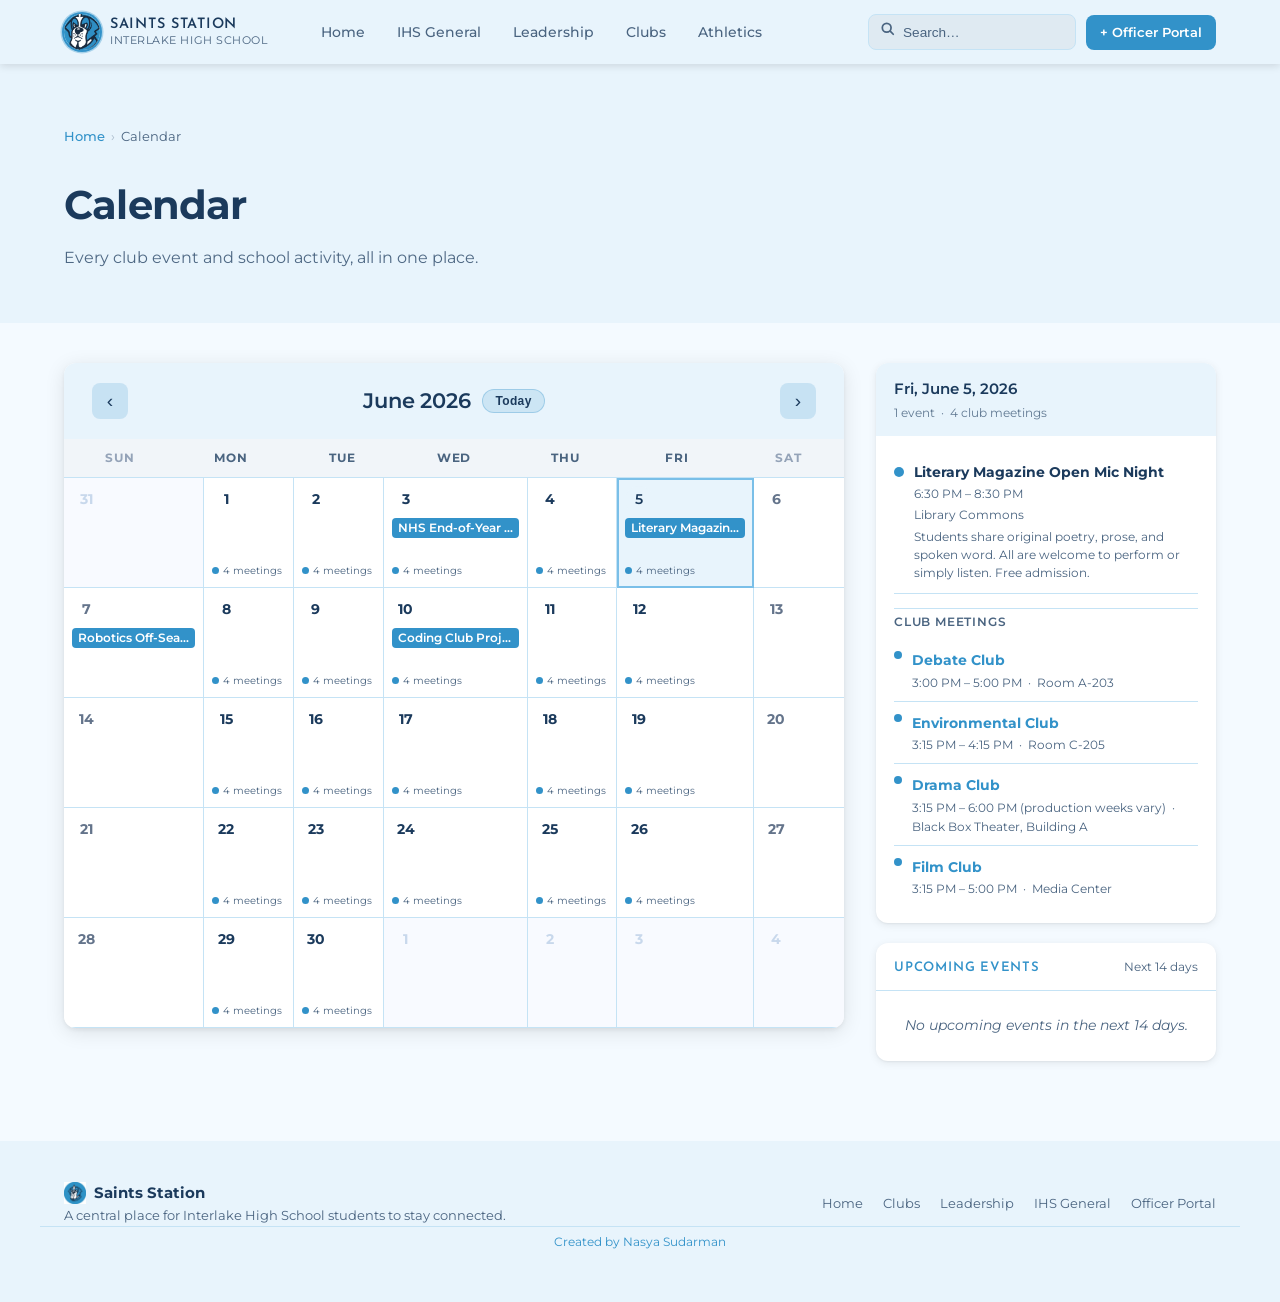
<file: calendar.html>
<!DOCTYPE html>
<html lang="en">
<head>
  <meta charset="UTF-8">
  <meta name="viewport" content="width=device-width, initial-scale=1.0">
  <title>Activity Calendar — Saints Station</title>
  <link rel="stylesheet" href="style.css">
  <style>
    /* ── Page Hero ─────────────────────────────────────────────────────────── */
    .cal-page-hero {
      background: var(--primary-dark);
      padding: 48px 0 52px; color: var(--text);
    }
    .cal-page-hero h1 {
      font-size: clamp(1.6rem, 4vw, 2.5rem);
      font-weight: 700;
      margin-bottom: 8px;
      letter-spacing: -.02em;
    }
    .cal-page-hero p {
      opacity: .75;
      font-size: 1rem;
      max-width: 500px;
    }

    /* ── Main Page Layout ──────────────────────────────────────────────────── */
    .cal-page-body {
      padding: 40px 0 80px;
    }
    .cal-page-layout {
      display: grid;
      grid-template-columns: 1fr 340px;
      gap: 32px;
      align-items: start;
    }
    @media (max-width: 960px) {
      .cal-page-layout { grid-template-columns: 1fr; }
    }

    /* ── Elaborate Calendar Widget ─────────────────────────────────────────── */
    .cal-full-widget {
      background: var(--card);
      border-radius: var(--radius);
      box-shadow: var(--shadow-md);
      overflow: hidden;
    }

    /* Header */
    .cal-full-header {
      background: var(--primary-dark); color: var(--text);
      padding: 20px 28px;
      display: flex;
      align-items: center;
      justify-content: space-between;
      gap: 16px;
    }
    .cal-full-month-label {
      font-size: 1.3rem;
      font-weight: 600;
      letter-spacing: -.01em;
    }
    .cal-full-nav {
      background: rgba(50,146,201,.18);
      border: none;
      color: var(--text);
      width: 36px;
      height: 36px;
      border-radius: 8px;
      cursor: pointer;
      font-size: 1.2rem;
      display: flex;
      align-items: center;
      justify-content: center;
      transition: var(--transition);
      flex-shrink: 0;
    }
    .cal-full-nav:hover { background: rgba(50,146,201,.35); }
    .cal-full-header-center {
      display: flex;
      align-items: center;
      gap: 12px;
      flex: 1;
      justify-content: center;
    }
    .cal-today-btn {
      font-size: .75rem;
      font-weight: 700;
      padding: 4px 12px;
      background: rgba(50,146,201,.15);
      border: 1px solid rgba(50,146,201,.3);
      color: var(--text);
      border-radius: 20px;
      cursor: pointer;
      transition: var(--transition);
      letter-spacing: .03em;
    }
    .cal-today-btn:hover { background: rgba(50,146,201,.3); }

    /* Day-of-week headers */
    .cal-full-dow-row {
      display: grid;
      grid-template-columns: repeat(7, 1fr);
      background: #f1f5f9;
      border-bottom: 1px solid var(--border);
    }
    .cal-full-dow {
      padding: 10px 6px;
      text-align: center;
      font-size: .72rem;
      font-weight: 700;
      color: var(--text-muted);
      text-transform: uppercase;
      letter-spacing: .07em;
    }
    .cal-full-dow.weekend { color: #94a3b8; }

    /* Grid cells */
    .cal-full-grid {
      display: grid;
      grid-template-columns: repeat(7, 1fr);
    }
    .cal-full-day {
      min-height: 110px;
      padding: 8px;
      border-right: 1px solid var(--border);
      border-bottom: 1px solid var(--border);
      background: #fff;
      cursor: pointer;
      transition: background .15s;
      position: relative;
      display: flex;
      flex-direction: column;
      gap: 3px;
    }
    .cal-full-day:hover { background: #f0f7ff; }
    .cal-full-day:nth-child(7n) { border-right: none; }
    .cal-full-day.other-month { background: #f8faff; }
    .cal-full-day.other-month .cal-full-day-num { color: #c8d8ec; }
    .cal-full-day.today .cal-full-day-num {
      background: var(--primary-dark); color: var(--text);
      width: 28px;
      height: 28px;
      border-radius: 50%;
      display: flex;
      align-items: center;
      justify-content: center;
      font-weight: 600;
    }
    .cal-full-day.selected {
      background: var(--highlight);
      outline: 2px solid var(--primary-light);
      outline-offset: -2px;
    }
    .cal-full-day.selected:hover { background: #e0eeff; }
    .cal-full-day-num {
      font-size: .85rem;
      font-weight: 700;
      color: var(--text);
      width: 28px;
      height: 28px;
      display: flex;
      align-items: center;
      justify-content: center;
      flex-shrink: 0;
      border-radius: 50%;
      margin-bottom: 1px;
    }
    .cal-full-day.weekend-day .cal-full-day-num { color: #64748b; }

    /* Event chips in cells */
    .cal-full-chips {
      display: flex;
      flex-direction: column;
      gap: 2px;
      flex: 1;
    }
    .cal-full-chip {
      font-size: .72rem;
      font-weight: 600;
      padding: 2px 6px;
      border-radius: 4px;
      color: #fff;
      white-space: nowrap;
      overflow: hidden;
      text-overflow: ellipsis;
      cursor: pointer;
      transition: opacity .15s;
      line-height: 1.4;
    }
    .cal-full-chip:hover { opacity: .85; }
    .cal-full-chip.hidden { display: none; }
    .cal-full-more {
      font-size: .63rem;
      font-weight: 700;
      color: var(--primary-light);
      cursor: pointer;
      padding: 1px 0;
    }

    /* Meeting indicator */
    .cal-full-meetings {
      display: flex;
      align-items: center;
      gap: 4px;
      font-size: .64rem;
      color: var(--text-muted);
      margin-top: auto;
      padding-top: 2px;
    }
    .cal-full-mtg-dot {
      width: 7px;
      height: 7px;
      border-radius: 50%;
      background: var(--primary);
      flex-shrink: 0;
    }

    /* ── Right Panel ───────────────────────────────────────────────────────── */
    .cal-right-panel {
      display: flex;
      flex-direction: column;
      gap: 20px;
    }

    /* Legend */
    .cal-legend-card {
      background: var(--card);
      border-radius: var(--radius);
      box-shadow: var(--shadow);
      overflow: hidden;
    }
    .cal-legend-header {
      padding: 14px 18px 12px;
      border-bottom: 1px solid var(--border);
    }
    .cal-legend-title {
      font-size: .82rem;
      font-weight: 600;
      color: var(--primary);
      text-transform: uppercase;
      letter-spacing: .06em;
    }
    .cal-legend-body {
      padding: 14px 18px;
    }
    .cal-legend-grid {
      display: grid;
      grid-template-columns: 1fr 1fr;
      gap: 8px 10px;
    }
    .cal-legend-item {
      display: flex;
      align-items: center;
      gap: 8px;
      font-size: .8rem;
      color: var(--text);
      font-weight: 500;
    }
    .cal-legend-swatch {
      width: 14px;
      height: 14px;
      border-radius: 3px;
      flex-shrink: 0;
    }
    .cal-legend-dot {
      width: 10px;
      height: 10px;
      border-radius: 50%;
      background: var(--primary);
      flex-shrink: 0;
    }
    .cal-legend-divider {
      border: none;
      border-top: 1px solid var(--border);
      margin: 10px 0 8px;
    }

    /* Day detail */
    .cal-detail-card {
      background: var(--card);
      border-radius: var(--radius);
      box-shadow: var(--shadow);
      overflow: hidden;
    }
    .cal-detail-card-header {
      background: var(--primary-dark);
      padding: 14px 18px; color: var(--text);
    }
    .cal-detail-card-date {
      font-size: .95rem;
      font-weight: 600;
    }
    .cal-detail-card-hint {
      font-size: .75rem;
      opacity: .65;
      margin-top: 2px;
    }
    .cal-detail-card-body {
      padding: 16px 18px;
      min-height: 80px;
    }
    .cal-detail-empty {
      color: var(--text-muted);
      font-size: .85rem;
      font-style: italic;
      padding: 8px 0;
    }

    /* Detail event rows */
    .cal-detail-ev {
      display: flex;
      align-items: flex-start;
      gap: 10px;
      padding: 11px 0;
      border-bottom: 1px solid var(--border);
    }
    .cal-detail-ev:last-child { border-bottom: none; }
    .cal-detail-ev-dot {
      width: 10px;
      height: 10px;
      border-radius: 50%;
      flex-shrink: 0;
      margin-top: 4px;
    }
    .cal-detail-ev-title {
      font-size: .88rem;
      font-weight: 700;
      color: var(--text);
      line-height: 1.3;
      margin-bottom: 3px;
    }
    .cal-detail-ev-meta {
      font-size: .75rem;
      color: var(--text-muted);
      display: flex;
      flex-direction: column;
      gap: 1px;
    }
    .cal-detail-ev-desc {
      font-size: .75rem;
      color: var(--text-muted);
      margin-top: 4px;
      line-height: 1.5;
    }

    /* Detail meetings section */
    .cal-detail-mtg-label {
      font-size: .72rem;
      font-weight: 600;
      color: var(--text-muted);
      text-transform: uppercase;
      letter-spacing: .07em;
      margin: 14px 0 8px;
      padding-top: 4px;
      border-top: 1px solid var(--border);
    }
    .cal-detail-mtg-row {
      display: flex;
      align-items: flex-start;
      gap: 10px;
      padding: 8px 0;
      border-bottom: 1px solid var(--border);
    }
    .cal-detail-mtg-row:last-child { border-bottom: none; }
    .cal-detail-mtg-dot {
      width: 8px;
      height: 8px;
      border-radius: 50%;
      background: var(--primary);
      flex-shrink: 0;
      margin-top: 4px;
    }
    .cal-detail-mtg-name {
      font-size: .85rem;
      font-weight: 700;
      color: var(--primary);
    }
    .cal-detail-mtg-name:hover { color: var(--primary-light); }
    .cal-detail-mtg-sub {
      font-size: .74rem;
      color: var(--text-muted);
      margin-top: 1px;
    }

    /* ── Upcoming Events List ──────────────────────────────────────────────── */
    .upcoming-card {
      background: var(--card);
      border-radius: var(--radius);
      box-shadow: var(--shadow);
      overflow: hidden;
    }
    .upcoming-card-header {
      padding: 14px 18px 12px;
      border-bottom: 1px solid var(--border);
      display: flex;
      align-items: baseline;
      justify-content: space-between;
      gap: 8px;
    }
    .upcoming-card-title {
      font-size: .82rem;
      font-weight: 600;
      color: var(--primary);
      text-transform: uppercase;
      letter-spacing: .06em;
    }
    .upcoming-card-sub {
      font-size: .72rem;
      color: var(--text-muted);
    }
    .upcoming-list {
      display: flex;
      flex-direction: column;
    }
    .upcoming-item {
      display: flex;
      align-items: flex-start;
      gap: 12px;
      padding: 14px 18px;
      border-bottom: 1px solid var(--border);
      cursor: pointer;
      transition: background .15s;
    }
    .upcoming-item:last-child { border-bottom: none; }
    .upcoming-item:hover { background: #f7faff; }
    .upcoming-date-badge {
      flex-shrink: 0;
      width: 44px;
      text-align: center;
      background: var(--primary); color: #fff;
      border-radius: 8px;
      padding: 5px 4px;
    }
    .upcoming-date-badge.today { background: #111; }
    .upcoming-date-badge.soon { background: var(--primary); }
    .upcoming-date-month {
      font-size: .62rem;
      font-weight: 700;
      text-transform: uppercase;
      letter-spacing: .07em;
      opacity: .8;
    }
    .upcoming-date-day {
      font-size: 1.3rem;
      font-weight: 700;
      line-height: 1;
    }
    .upcoming-item-info { flex: 1; min-width: 0; }
    .upcoming-item-title {
      font-size: .88rem;
      font-weight: 700;
      color: var(--text);
      white-space: nowrap;
      overflow: hidden;
      text-overflow: ellipsis;
      margin-bottom: 3px;
    }
    .upcoming-item-meta {
      font-size: .74rem;
      color: var(--text-muted);
      line-height: 1.5;
    }
    .upcoming-cat-dot {
      display: inline-block;
      width: 7px;
      height: 7px;
      border-radius: 50%;
      margin-right: 4px;
      vertical-align: middle;
    }
    .upcoming-empty {
      padding: 24px 18px;
      font-size: .85rem;
      color: var(--text-muted);
      font-style: italic;
      text-align: center;
    }
  </style>
</head>
<body>

<!-- Navbar -->
<nav class="navbar">
  <div class="container navbar-inner">
    <a href="index.html" class="navbar-brand">
      <div class="brand-icon"><img src="images/interlakelogo.jpg" alt="Interlake Hub"></div>
      <div class="brand-text">
        <span class="brand-name">Saints Station</span>
        <span class="brand-sub">Interlake High School</span>
      </div>
    </a>
    <nav class="navbar-nav">
      <a href="index.html" class="nav-link">Home</a>
      <a href="general.html" class="nav-link">IHS General</a>
      <a href="leadership.html" class="nav-link">Leadership</a>
      <a href="clubs.html" class="nav-link">Clubs</a>
      <a href="athletics.html" class="nav-link">Athletics</a>
    </nav>
    <div class="navbar-actions">
      <div class="nav-search">
        <span class="search-icon" aria-hidden="true">
          <svg width="14" height="14" viewBox="0 0 16 16" fill="none" stroke="currentColor" stroke-width="2" stroke-linecap="round" stroke-linejoin="round"><circle cx="6.5" cy="6.5" r="5"/><line x1="10.5" y1="10.5" x2="14" y2="14"/></svg>
        </span>
        <input type="text" id="navSearch" placeholder="Search…" autocomplete="off">
      </div>
      <a href="submit.html" class="btn btn-accent" style="padding:7px 14px;font-size:.82rem;">+ Officer Portal</a>
    </div>
  </div>
</nav>

<!-- Page Hero -->
<div class="cal-page-hero">
  <div class="container">
    <div class="breadcrumb" style="margin-bottom:12px;">
      <a href="index.html">Home</a><span class="sep">›</span><span>Calendar</span>
    </div>
    <h1>Calendar</h1>
    <p>Every club event and school activity, all in one place.</p>
  </div>
</div>

<!-- Main Content -->
<div class="cal-page-body">
  <div class="container">
    <div class="cal-page-layout">

      <!-- LEFT: Full Calendar -->
      <div>
        <div class="cal-full-widget">

          <!-- Month nav header -->
          <div class="cal-full-header">
            <button class="cal-full-nav" id="calPrev" title="Previous month">&#8249;</button>
            <div class="cal-full-header-center">
              <h2 class="cal-full-month-label" id="calMonthLabel"></h2>
              <button class="cal-today-btn" id="calTodayBtn">Today</button>
            </div>
            <button class="cal-full-nav" id="calNext" title="Next month">&#8250;</button>
          </div>

          <!-- Day-of-week headers -->
          <div class="cal-full-dow-row">
            <div class="cal-full-dow weekend">Sun</div>
            <div class="cal-full-dow">Mon</div>
            <div class="cal-full-dow">Tue</div>
            <div class="cal-full-dow">Wed</div>
            <div class="cal-full-dow">Thu</div>
            <div class="cal-full-dow">Fri</div>
            <div class="cal-full-dow weekend">Sat</div>
          </div>

          <!-- Calendar grid -->
          <div class="cal-full-grid" id="calFullGrid"></div>

        </div>
      </div>

      <!-- RIGHT: Legend + Detail + Upcoming -->
      <div class="cal-right-panel">

        <!-- Day Detail Panel -->
        <div class="cal-detail-card">
          <div class="cal-detail-card-header" id="calDetailHeader">
            <div class="cal-detail-card-date">Select a date</div>
            <div class="cal-detail-card-hint">Click any day to view events and meetings</div>
          </div>
          <div class="cal-detail-card-body" id="calDetailBody">
            <div class="cal-detail-empty">Click any date on the calendar to see events and club meetings for that day.</div>
          </div>
        </div>

        <!-- Upcoming Events -->
        <div class="upcoming-card">
          <div class="upcoming-card-header">
            <div class="upcoming-card-title">Upcoming Events</div>
            <div class="upcoming-card-sub">Next 14 days</div>
          </div>
          <div id="upcomingList"></div>
        </div>

      </div>
    </div>
  </div>
</div>

<!-- Footer -->
<footer class="footer">
  <div class="container footer-inner">
    <div>
      <div class="footer-brand" style="display:flex;align-items:center;gap:8px;">
        <img src="images/interlakelogo.jpg" alt="Interlake Hub" style="width:22px;height:22px;">
        Saints Station
      </div>
      <p>A central place for Interlake High School students to stay connected.</p>
    </div>
    <div class="footer-links">
      <a href="index.html">Home</a>
      <a href="clubs.html">Clubs</a>
      <a href="leadership.html">Leadership</a>
      <a href="general.html">IHS General</a>
      <a href="submit.html">Officer Portal</a>
    </div>
  </div>
  <div class="container" style="text-align:center;padding:6px 0 10px;font-size:.72rem;color:var(--primary);border-top:1px solid var(--border);">Created by Nasya Sudarman</div>
</footer>

<script src="data.js"></script>
<script>
  // ── Constants ────────────────────────────────────────────────────────────────
  const EVENT_CAT_COLOR = {
    "clubs":          "#3b82f6",
    "school-events":  "var(--primary)",
    "fundraisers":    "var(--primary)",
    "sports":         "#111111",
    // legacy aliases
    "competition":    "#111111",
    "arts":           "var(--primary)",
    "service":        "var(--primary)",
    "cultural":       "var(--primary)",
    "stem":           "#3b82f6",
    "leadership":     "var(--primary)",
    "all-school":     "var(--primary)"
  };

  const EVENT_CAT_LABEL = {
    "clubs":        "Clubs",
    "school-events":"School Events",
    "fundraisers":  "Fundraisers",
    "sports":       "Sports Games",
    "competition":  "Sports Games",
    "arts":         "School Events",
    "service":      "School Events",
    "cultural":     "School Events",
    "stem":         "Clubs",
    "leadership":   "School Events",
    "all-school":   "School Events"
  };

  const MONTH_NAMES = [
    "January","February","March","April","May","June",
    "July","August","September","October","November","December"
  ];

  function getEventColor(cat) { return EVENT_CAT_COLOR[cat] || "#3b82f6"; }

  // ── State ────────────────────────────────────────────────────────────────────
  const clubs  = getClubs();
  const events = getEvents();

  const now = new Date('2026-06-05T00:00:00');
  let calYear     = now.getFullYear();
  let calMonth    = now.getMonth();
  let selectedDate = null;

  // ── Calendar rendering ────────────────────────────────────────────────────────
  function visibleEvents() {
    return events;
  }

  function renderCalendar() {
    const label = document.getElementById("calMonthLabel");
    label.textContent = MONTH_NAMES[calMonth] + " " + calYear;

    const grid = document.getElementById("calFullGrid");
    const todayStr = now.toISOString().split("T")[0];

    const firstDay    = new Date(calYear, calMonth, 1).getDay();
    const daysInMonth = new Date(calYear, calMonth + 1, 0).getDate();
    const prevMonthDays = new Date(calYear, calMonth, 0).getDate();
    const totalCells  = Math.ceil((firstDay + daysInMonth) / 7) * 7;

    const filtered = visibleEvents();

    let html = "";
    for (let i = 0; i < totalCells; i++) {
      let cellDate, otherMonth = false, year, month, day;

      if (i < firstDay) {
        day = prevMonthDays - firstDay + i + 1;
        month = calMonth === 0 ? 12 : calMonth;
        year  = calMonth === 0 ? calYear - 1 : calYear;
        cellDate = year + "-" + String(month).padStart(2, "0") + "-" + String(day).padStart(2, "0");
        otherMonth = true;
      } else if (i >= firstDay + daysInMonth) {
        day = i - firstDay - daysInMonth + 1;
        month = calMonth === 11 ? 1 : calMonth + 2;
        year  = calMonth === 11 ? calYear + 1 : calYear;
        cellDate = year + "-" + String(month).padStart(2, "0") + "-" + String(day).padStart(2, "0");
        otherMonth = true;
      } else {
        day = i - firstDay + 1;
        cellDate = calYear + "-" + String(calMonth + 1).padStart(2, "0") + "-" + String(day).padStart(2, "0");
      }

      const dayNum    = parseInt(cellDate.split("-")[2], 10);
      const isToday   = cellDate === todayStr;
      const isSelected = cellDate === selectedDate;
      const dow       = new Date(cellDate + "T00:00:00").getDay();
      const isWeekend = dow === 0 || dow === 6;

      // Events on this date from filtered set
      const dayEvents = filtered.filter(function(e) { return e.date === cellDate; });
      // All events (for meetings regardless of filter)
      const allDayEvents = events.filter(function(e) { return e.date === cellDate; });

      // Clubs meeting on this day (always shown)
      const meetingClubs = otherMonth ? [] : clubs.filter(function(c) {
        return getClubMeetingDays(c).includes(dow);
      });

      // Build chips — show up to 3, "+N more" for overflow
      const maxChips = 3;
      let chipsHtml = "";
      dayEvents.slice(0, maxChips).forEach(function(ev) {
        const label = ev.title.length > 17 ? ev.title.slice(0, 16) + "…" : ev.title;
        chipsHtml += '<div class="cal-full-chip" style="background:var(--primary);color:#fff;" title="' + ev.title + '">' + label + '</div>';
      });
      if (dayEvents.length > maxChips) {
        chipsHtml += '<div class="cal-full-more">+' + (dayEvents.length - maxChips) + ' more</div>';
      }

      const meetingsHtml = meetingClubs.length > 0
        ? '<div class="cal-full-meetings"><span class="cal-full-mtg-dot"></span>' +
          meetingClubs.length + ' meeting' + (meetingClubs.length > 1 ? 's' : '') + '</div>'
        : "";

      let classes = "cal-full-day";
      if (otherMonth) classes += " other-month";
      if (isToday)    classes += " today";
      if (isSelected) classes += " selected";
      if (isWeekend && !otherMonth) classes += " weekend-day";

      html += '<div class="' + classes + '" data-date="' + cellDate + '" onclick="selectCalDay(\'' + cellDate + '\')">' +
        '<div class="cal-full-day-num">' + dayNum + '</div>' +
        '<div class="cal-full-chips">' + chipsHtml + '</div>' +
        meetingsHtml +
        '</div>';
    }

    grid.innerHTML = html;
  }

  function selectCalDay(dateStr) {
    selectedDate = dateStr;
    renderCalendar();

    const dow = new Date(dateStr + "T00:00:00").getDay();
    const dayEvents = events.filter(function(e) { return e.date === dateStr; });
    const meetingClubs = clubs.filter(function(c) {
      return getClubMeetingDays(c).includes(dow);
    });

    // Update header
    const header = document.getElementById("calDetailHeader");
    header.innerHTML =
      '<div class="cal-detail-card-date">' + formatDate(dateStr) + '</div>' +
      '<div class="cal-detail-card-hint">' +
        (dayEvents.length ? dayEvents.length + ' event' + (dayEvents.length > 1 ? 's' : '') : 'No events') +
        (meetingClubs.length ? ' &nbsp;·&nbsp; ' + meetingClubs.length + ' club meeting' + (meetingClubs.length > 1 ? 's' : '') : '') +
      '</div>';

    const body = document.getElementById("calDetailBody");

    if (!dayEvents.length && !meetingClubs.length) {
      body.innerHTML = '<div class="cal-detail-empty">Nothing scheduled on this day.</div>';
      return;
    }

    let bodyHtml = "";

    if (dayEvents.length) {
      dayEvents.forEach(function(ev) {
        const catLabel = EVENT_CAT_LABEL[ev.category] || ev.category;
        const desc = ev.description.length > 120
          ? ev.description.slice(0, 120) + "…"
          : ev.description;
        bodyHtml +=
          '<div class="cal-detail-ev">' +
            '<div class="cal-detail-ev-dot" style="background:var(--primary);"></div>' +
            '<div style="flex:1;min-width:0;">' +
              '<div class="cal-detail-ev-title">' + ev.title + '</div>' +
              '<div class="cal-detail-ev-meta">' +
                '<span>' + ev.time + '</span>' +
                '<span>' + ev.location + '</span>' +
              '</div>' +
              '<div class="cal-detail-ev-desc">' + desc + '</div>' +
            '</div>' +
          '</div>';
      });
    }

    if (meetingClubs.length) {
      bodyHtml += '<div class="cal-detail-mtg-label">Club Meetings</div>';
      meetingClubs.forEach(function(c) {
        bodyHtml +=
          '<div class="cal-detail-mtg-row">' +
            '<div class="cal-detail-mtg-dot"></div>' +
            '<div style="flex:1;">' +
              '<a class="cal-detail-mtg-name" href="club.html?id=' + c.id + '">' + c.name + '</a>' +
              '<div class="cal-detail-mtg-sub">' + c.meetingTime + ' &nbsp;·&nbsp; ' + c.meetingLocation + '</div>' +
            '</div>' +
          '</div>';
      });
    }

    body.innerHTML = bodyHtml;
  }

  // ── Navigation ────────────────────────────────────────────────────────────────
  document.getElementById("calPrev").addEventListener("click", function() {
    calMonth--;
    if (calMonth < 0) { calMonth = 11; calYear--; }
    renderCalendar();
  });

  document.getElementById("calNext").addEventListener("click", function() {
    calMonth++;
    if (calMonth > 11) { calMonth = 0; calYear++; }
    renderCalendar();
  });

  document.getElementById("calTodayBtn").addEventListener("click", function() {
    calYear  = now.getFullYear();
    calMonth = now.getMonth();
    renderCalendar();
  });

  // ── Upcoming events list ──────────────────────────────────────────────────────
  function renderUpcoming() {
    const filtered = visibleEvents();
    const upcoming = filtered
      .filter(function(e) {
        const d = daysUntil(e.date);
        return d >= 0 && d <= 14;
      })
      .sort(function(a, b) { return new Date(a.date) - new Date(b.date); });

    const container = document.getElementById("upcomingList");

    if (!upcoming.length) {
      container.innerHTML = '<div class="upcoming-empty">No upcoming events in the next 14 days.</div>';
      return;
    }

    container.innerHTML = upcoming.map(function(ev) {
      const d    = new Date(ev.date + "T00:00:00");
      const mon  = d.toLocaleDateString("en-US", { month: "short" }).toUpperCase();
      const dayN = d.getDate();
      const days = daysUntil(ev.date);
      const color = getEventColor(ev.category);

      let badgeClass = "upcoming-date-badge";
      if (days === 0) badgeClass += " today";
      else if (days <= 5) badgeClass += " soon";

      const whenLabel = days === 0 ? "Today" : days === 1 ? "Tomorrow" : "In " + days + " days";

      return '<div class="upcoming-item" onclick="jumpToDate(\'' + ev.date + '\')">' +
        '<div class="' + badgeClass + '" style="background:var(--primary);">' +
          '<div class="upcoming-date-month">' + mon + '</div>' +
          '<div class="upcoming-date-day">' + dayN + '</div>' +
        '</div>' +
        '<div class="upcoming-item-info">' +
          '<div class="upcoming-item-title">' + ev.title + '</div>' +
          '<div class="upcoming-item-meta">' +
            whenLabel + ' &nbsp;·&nbsp; ' + ev.time + '<br>' +
            ev.location +
          '</div>' +
        '</div>' +
      '</div>';
    }).join("");
  }

  // Jump to a date's month and select it
  function jumpToDate(dateStr) {
    const d = new Date(dateStr + "T00:00:00");
    calYear  = d.getFullYear();
    calMonth = d.getMonth();
    renderCalendar();
    selectCalDay(dateStr);
    // Scroll to calendar
    document.querySelector(".cal-full-widget").scrollIntoView({ behavior: "smooth", block: "start" });
  }

  // ── Navbar search ──────────────────────────────────────────────────────────────
  document.getElementById("navSearch").addEventListener("keydown", function(e) {
    if (e.key === "Enter") {
      const q = e.target.value.trim();
      if (q) location.href = "clubs.html?q=" + encodeURIComponent(q);
    }
  });

  // ── Init ───────────────────────────────────────────────────────────────────────
  renderCalendar();
  renderUpcoming();

  // Auto-select today if there are events/meetings
  (function() {
    const todayStr = now.toISOString().split("T")[0];
    const todayDow = now.getDay();
    const todayEvents = events.filter(function(e) { return e.date === todayStr; });
    const todayMeetings = clubs.filter(function(c) {
      return getClubMeetingDays(c).includes(todayDow);
    });
    if (todayEvents.length || todayMeetings.length) {
      selectCalDay(todayStr);
    }
  })();
</script>
</body>
</html>
</file>
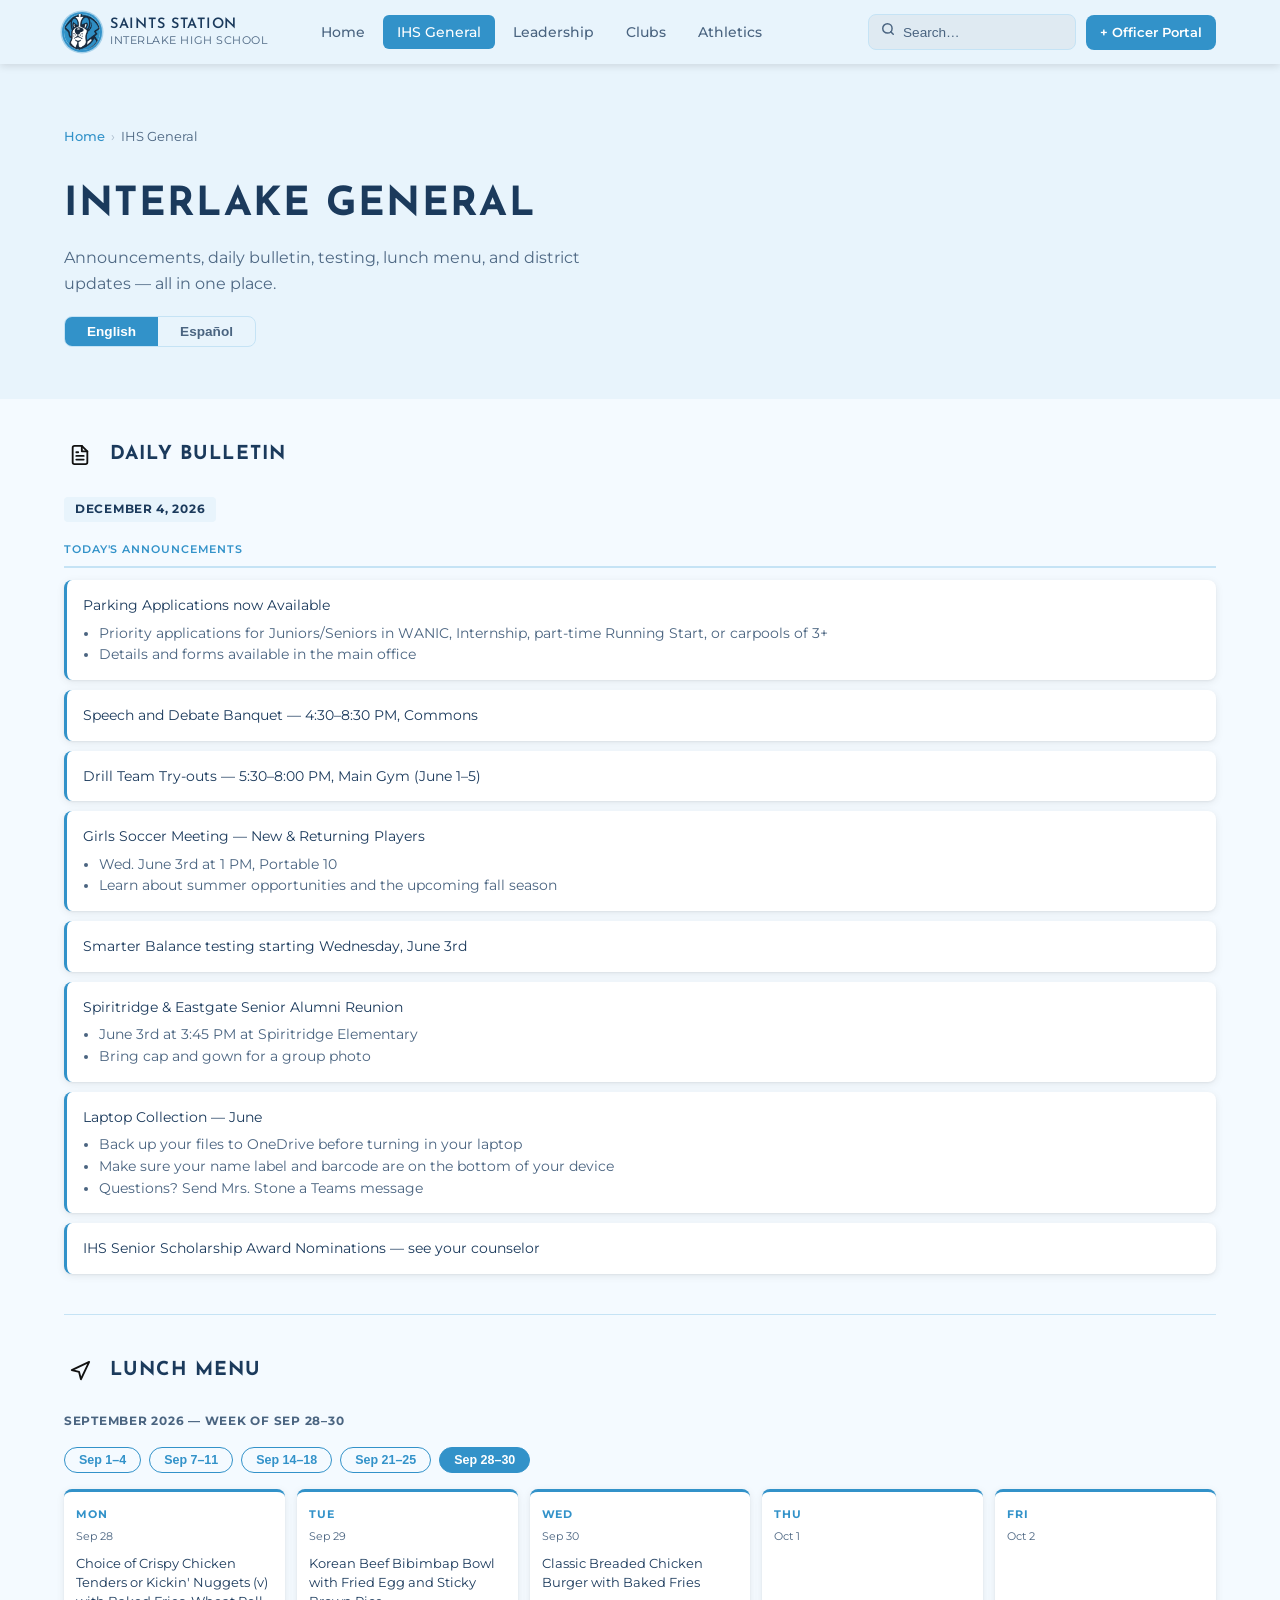
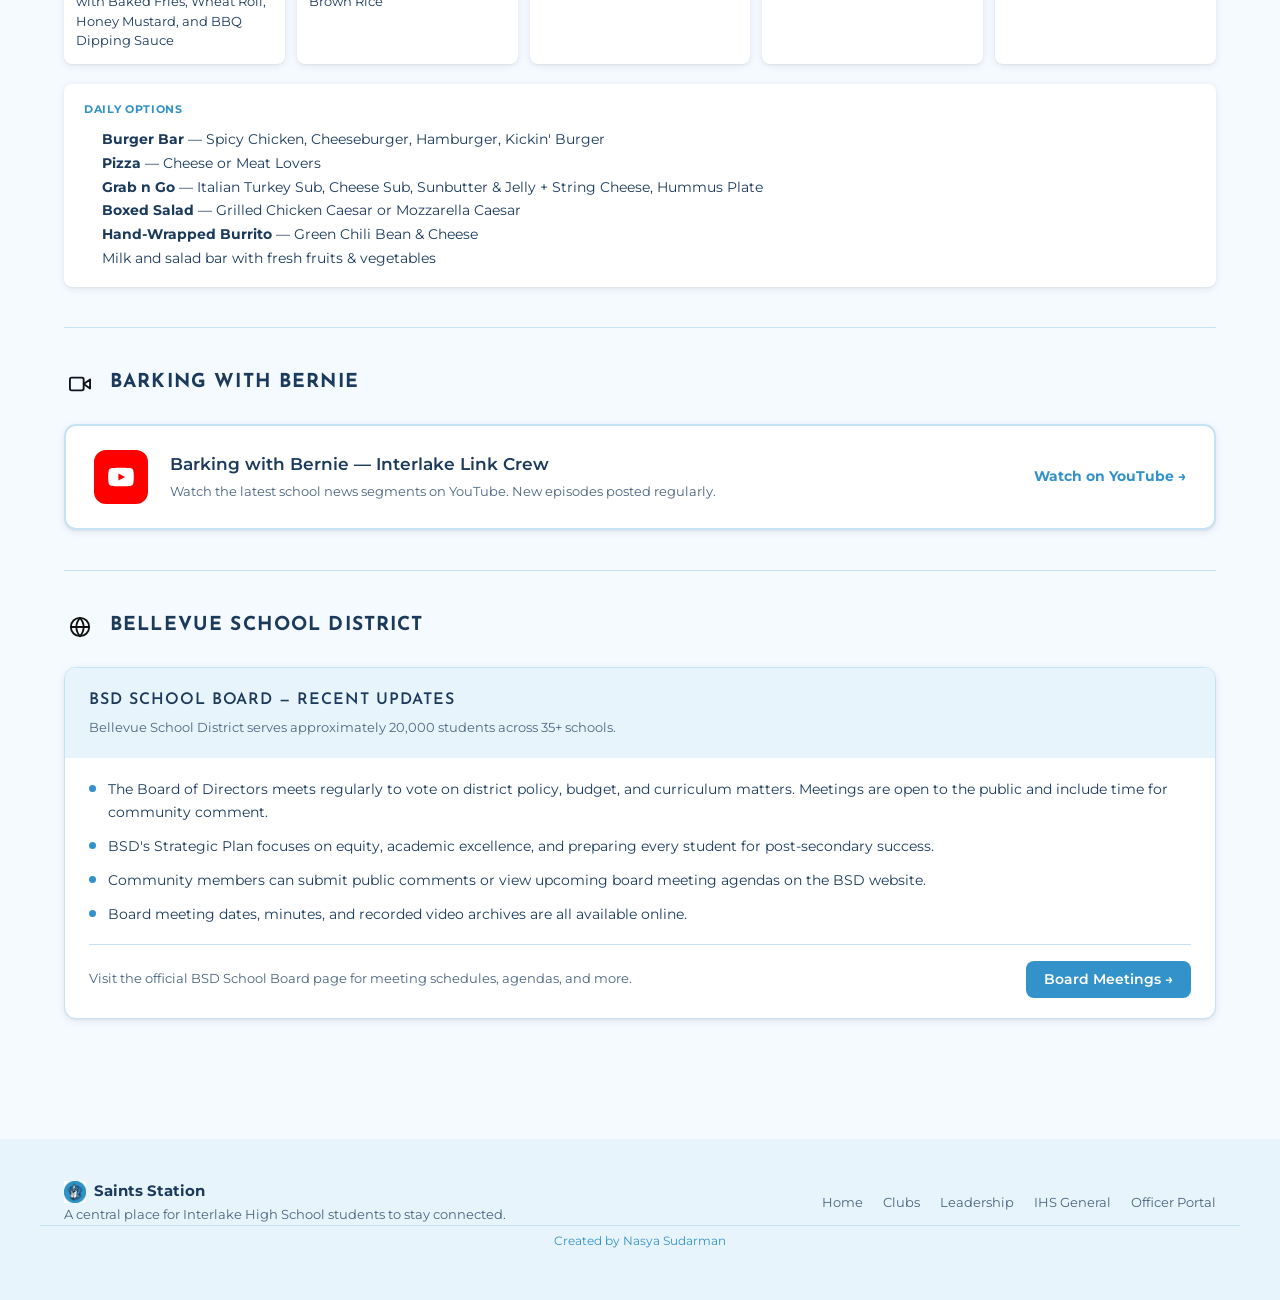
<file: general.html>
<!DOCTYPE html>
<html lang="en" data-lang="en">
<head>
  <meta charset="UTF-8">
  <meta name="viewport" content="width=device-width, initial-scale=1.0">
  <title>IHS General — Saints Station</title>
  <link rel="stylesheet" href="style.css">
  <style>
    /* Language visibility */
    [data-lang="es"] .en-only { display: none !important; }
    [data-lang="en"] .es-only { display: none !important; }

    .general-hero { background: var(--primary-dark); padding: 48px 0 52px; }
    .general-hero h1 { font-size: clamp(1.6rem, 4vw, 2.5rem); font-weight: 700; margin-bottom: 8px; }
    .general-hero p { opacity: .75; font-size: 1rem; max-width: 520px; }
    .lang-toggle { display: inline-flex; border: 1.5px solid var(--border); border-radius: 8px; overflow: hidden; margin-top: 20px; }
    .lang-btn { padding: 7px 22px; font-size: .85rem; font-weight: 700; background: transparent; color: var(--text-muted); cursor: pointer; border: none; transition: background .15s, color .15s; }
    .lang-btn.active { background: var(--primary); color: #fff; }

    .gen-wrap { padding: 0 0 80px; }
    .gen-section { padding: 40px 0; border-bottom: 1px solid var(--border); }
    .gen-section:last-child { border-bottom: none; }
    .gen-section-header { display: flex; align-items: center; gap: 14px; margin-bottom: 24px; }
    .gen-icon { width: 32px; height: 32px; display: flex; align-items: center; justify-content: center; flex-shrink: 0; }
    .gen-icon svg { width: 22px; height: 22px; stroke: #111; fill: none; stroke-width: 2; stroke-linecap: round; stroke-linejoin: round; }
    .gen-section-title { font-size: 1.2rem; font-weight: 700; color: var(--text); }
    .gen-section-sub { font-size: .82rem; color: var(--text-muted); margin-top: 2px; }

    /* Announcements */
    .announce-list { list-style: none; display: flex; flex-direction: column; gap: 10px; }
    .announce-item { background: var(--card); padding: 14px 18px 14px 16px; border-radius: var(--radius-sm); border-left: 3px solid var(--primary); box-shadow: var(--shadow); font-size: .88rem; color: var(--text); line-height: 1.6; }
    .announce-meta { font-size: .69rem; font-weight: 700; text-transform: uppercase; letter-spacing: .06em; color: var(--primary); margin-bottom: 5px; display: flex; align-items: center; gap: 6px; }
    .announce-dot { display: none; }

    /* Barking with Bernie */
    .bernie-card { background: var(--card); border-radius: var(--radius); padding: 24px 28px; box-shadow: var(--shadow); display: flex; align-items: center; gap: 22px; border: 2px solid var(--border); text-decoration: none; color: var(--text); transition: var(--transition); }
    .bernie-card:hover { border-color: var(--primary); box-shadow: var(--shadow-md); transform: translateY(-2px); }
    .bernie-yt { width: 54px; height: 54px; background: #ff0000; border-radius: 12px; display: flex; align-items: center; justify-content: center; flex-shrink: 0; }
    .bernie-yt svg { width: 28px; height: 28px; fill: #fff; }
    .bernie-title { font-size: 1.05rem; font-weight: 600; color: var(--text); }
    .bernie-sub { font-size: .84rem; color: var(--text-muted); margin-top: 3px; }
    .bernie-arrow { margin-left: auto; font-size: .9rem; font-weight: 700; color: var(--primary); white-space: nowrap; }

    /* Daily Bulletin */
    .bulletin-datechip { display: inline-block; background: var(--primary-dark); color: var(--text); font-size: .73rem; font-weight: 700; padding: 3px 11px; border-radius: 4px; text-transform: uppercase; letter-spacing: .06em; margin-bottom: 18px; }
    .bulletin-grid { display: grid; grid-template-columns: 1fr 1fr; gap: 20px; }
    @media (max-width: 680px) { .bulletin-grid { grid-template-columns: 1fr; } }
    .bulletin-col-head { font-size: .71rem; font-weight: 600; text-transform: uppercase; letter-spacing: .08em; color: var(--primary); padding-bottom: 8px; border-bottom: 2px solid var(--border); margin-bottom: 12px; }
    .bulletin-items { list-style: none; display: flex; flex-direction: column; gap: 8px; }
    .bulletin-items li { font-size: .87rem; color: var(--text); padding: 10px 14px; background: var(--highlight); border-radius: var(--radius-sm); line-height: 1.5; }
    .menu-bar { margin-top: 18px; background: var(--card); border-radius: var(--radius-sm); padding: 14px 18px; box-shadow: var(--shadow); border-left: 3px solid var(--primary); }
    .menu-bar-label { font-size: .7rem; font-weight: 700; text-transform: uppercase; letter-spacing: .06em; color: var(--primary); margin-bottom: 6px; }
    .menu-bar-text { font-size: .9rem; color: var(--text); }
    .bulletin-articles { margin-top: 28px; display: flex; flex-direction: column; gap: 10px; }
    .b-article { border: 1px solid var(--border); border-radius: var(--radius-sm); overflow: hidden; }
    .b-article summary { cursor: pointer; padding: 13px 18px; font-size: .9rem; font-weight: 700; color: var(--text); background: var(--card); list-style: none; display: flex; justify-content: space-between; align-items: center; gap: 12px; }
    .b-article summary::-webkit-details-marker { display: none; }
    .b-article summary .expand-icon { font-size: .95rem; color: var(--text-muted); flex-shrink: 0; transition: transform .2s; }
    .b-article[open] summary .expand-icon { transform: rotate(45deg); }
    .b-article-body { padding: 16px 18px; font-size: .87rem; line-height: 1.75; color: var(--text); border-top: 1px solid var(--border); background: #fafbff; }
    .lang-label { display: inline-block; font-size: .67rem; font-weight: 600; text-transform: uppercase; letter-spacing: .06em; padding: 2px 8px; border-radius: 3px; margin-bottom: 8px; }
    .lang-label.en { background: var(--highlight); color: var(--primary); }
    .lang-label.es { background: #fef3c7; color: #92400e; }
    .art-divider { margin: 14px 0; border: none; border-top: 1px dashed var(--border); }

    /* Testing season */
    .testing-list { list-style: none; display: flex; flex-direction: column; gap: 10px; }
    .testing-item { background: var(--card); border-radius: var(--radius-sm); padding: 14px 18px; box-shadow: var(--shadow); display: flex; align-items: flex-start; gap: 14px; }
    .testing-badge { background: var(--primary); color: #fff; font-size: .7rem; font-weight: 600; padding: 3px 9px; border-radius: 4px; white-space: nowrap; flex-shrink: 0; margin-top: 2px; }
    .testing-title { font-size: .9rem; font-weight: 700; color: var(--text); }
    .testing-note { font-size: .8rem; color: var(--text-muted); margin-top: 3px; }
    .testing-note-es { font-size: .78rem; color: var(--text-muted); margin-top: 2px; font-style: italic; }

    /* Lunch menu */
    .lunch-week-label { font-size: .78rem; font-weight: 700; text-transform: uppercase; letter-spacing: .06em; color: var(--text-muted); margin-bottom: 16px; }
    .lunch-grid { display: grid; grid-template-columns: repeat(5, 1fr); gap: 12px; }
    @media (max-width: 720px) { .lunch-grid { grid-template-columns: repeat(2, 1fr); } }
    @media (max-width: 400px) { .lunch-grid { grid-template-columns: 1fr; } }
    .lunch-day { background: var(--card); border-radius: var(--radius-sm); padding: 14px 12px; box-shadow: var(--shadow); border-top: 3px solid var(--primary); }
    .lunch-day.today { border-top-color: #111111; box-shadow: 0 0 0 2px rgba(0,0,0,.12); }
    .lunch-day-name { font-size: .69rem; font-weight: 700; text-transform: uppercase; letter-spacing: .08em; color: var(--primary); margin-bottom: 4px; }
    .lunch-day.today .lunch-day-name { color: #111111; }
    .lunch-day-date { font-size: .68rem; color: var(--text-muted); margin-bottom: 9px; }
    .lunch-day-meal { font-size: .8rem; color: var(--text); line-height: 1.5; }
    .lunch-day-meal-es { font-size: .76rem; color: var(--text-muted); margin-top: 7px; line-height: 1.45; font-style: italic; }
    .today-chip { display: inline-block; font-size: .65rem; font-weight: 700; background: #111111; color: #fff; padding: 1px 6px; border-radius: 3px; margin-left: 6px; }

    /* BSD */
    .bsd-card { background: var(--card); border-radius: var(--radius); box-shadow: var(--shadow); border: 1px solid var(--border); overflow: hidden; }
    .bsd-card-head { background: var(--primary-dark); padding: 20px 24px; color: var(--text); }
    .bsd-card-head h3 { font-size: 1rem; font-weight: 600; margin-bottom: 4px; }
    .bsd-card-head p { font-size: .82rem; opacity: .75; }
    .bsd-card-body { padding: 20px 24px; }
    .bsd-updates { list-style: none; display: flex; flex-direction: column; gap: 12px; }
    .bsd-update { display: flex; gap: 12px; align-items: flex-start; font-size: .87rem; color: var(--text); line-height: 1.6; }
    .bsd-dot { width: 7px; height: 7px; border-radius: 50%; background: var(--primary); flex-shrink: 0; margin-top: 7px; }
    .bsd-footer-row { margin-top: 18px; padding-top: 16px; border-top: 1px solid var(--border); display: flex; align-items: center; justify-content: space-between; flex-wrap: wrap; gap: 10px; }
    .bsd-footer-label { font-size: .8rem; color: var(--text-muted); }
  </style>
</head>
<body>

<nav class="navbar">
  <div class="container navbar-inner">
    <a href="index.html" class="navbar-brand">
      <div class="brand-icon"><img src="images/interlakelogo.jpg" alt="Interlake Hub"></div>
      <div class="brand-text">
        <span class="brand-name">Saints Station</span>
        <span class="brand-sub">Interlake High School</span>
      </div>
    </a>
    <nav class="navbar-nav">
      <a href="index.html" class="nav-link">Home</a>
      <a href="general.html" class="nav-link active">IHS General</a>
      <a href="leadership.html" class="nav-link">Leadership</a>
      <a href="clubs.html" class="nav-link">Clubs</a>
      <a href="athletics.html" class="nav-link">Athletics</a>
    </nav>
    <div class="navbar-actions">
      <div class="nav-search">
        <span class="search-icon"><svg width="14" height="14" viewBox="0 0 24 24" fill="none" stroke="currentColor" stroke-width="2.5" stroke-linecap="round" stroke-linejoin="round"><circle cx="11" cy="11" r="8"/><line x1="21" y1="21" x2="16.65" y2="16.65"/></svg></span>
        <input type="text" id="navSearch" placeholder="Search…" autocomplete="off">
      </div>
      <a href="submit.html" class="btn btn-accent" style="padding:7px 14px;font-size:.82rem;">+ Officer Portal</a>
    </div>
  </div>
</nav>

<div class="general-hero">
  <div class="container">
    <div class="breadcrumb" style="margin-bottom:12px;">
      <a href="index.html">Home</a><span class="sep">›</span><span>IHS General</span>
    </div>
    <h1 class="en-only">Interlake General</h1>
    <h1 class="es-only">Interlake General</h1>
    <p class="en-only">Announcements, daily bulletin, testing, lunch menu, and district updates — all in one place.</p>
    <p class="es-only">Anuncios, boletín diario, temporada de exámenes, menú del almuerzo y novedades del distrito, todo en un solo lugar.</p>
    <div class="lang-toggle">
      <button class="lang-btn active" id="btnEN" onclick="setLang('en')">English</button>
      <button class="lang-btn" id="btnES" onclick="setLang('es')">Español</button>
    </div>
  </div>
</div>

<div class="gen-wrap">
  <div class="container">

    <!-- ── 3. DAILY BULLETIN ── -->
    <div class="gen-section">
      <div class="gen-section-header">
        <div class="gen-icon">
          <svg viewBox="0 0 24 24"><path d="M14 2H6a2 2 0 0 0-2 2v16a2 2 0 0 0 2 2h12a2 2 0 0 0 2-2V8z"/><polyline points="14 2 14 8 20 8"/><line x1="16" y1="13" x2="8" y2="13"/><line x1="16" y1="17" x2="8" y2="17"/><polyline points="10 9 9 9 8 9"/></svg>
        </div>
        <div>
          <div class="gen-section-title en-only">Daily Bulletin</div>
          <div class="gen-section-title es-only">Boletín Diario</div>
        </div>
      </div>

      <div class="bulletin-datechip en-only" id="bulletinDateEn"></div>
      <div class="bulletin-datechip es-only" id="bulletinDateEs"></div>

      <!-- Announcements -->
      <div>
        <div class="bulletin-col-head en-only">Today's Announcements</div>
        <div class="bulletin-col-head es-only">Anuncios de Hoy</div>
        <ul class="announce-list en-only">
          <li class="announce-item">
            Parking Applications now Available
            <ul style="margin-top:6px;padding-left:16px;list-style:disc;font-size:.85rem;color:var(--text-muted);line-height:1.6;">
              <li>Priority applications for Juniors/Seniors in WANIC, Internship, part-time Running Start, or carpools of 3+</li>
              <li>Details and forms available in the main office</li>
            </ul>
          </li>
          <li class="announce-item">
            Speech and Debate Banquet — 4:30–8:30 PM, Commons
          </li>
          <li class="announce-item">
            Drill Team Try-outs — 5:30–8:00 PM, Main Gym (June 1–5)
          </li>
          <li class="announce-item">
            Girls Soccer Meeting — New &amp; Returning Players
            <ul style="margin-top:6px;padding-left:16px;list-style:disc;font-size:.85rem;color:var(--text-muted);line-height:1.6;">
              <li>Wed. June 3rd at 1 PM, Portable 10</li>
              <li>Learn about summer opportunities and the upcoming fall season</li>
            </ul>
          </li>
          <li class="announce-item">
            Smarter Balance testing starting Wednesday, June 3rd
          </li>
          <li class="announce-item">
            Spiritridge &amp; Eastgate Senior Alumni Reunion
            <ul style="margin-top:6px;padding-left:16px;list-style:disc;font-size:.85rem;color:var(--text-muted);line-height:1.6;">
              <li>June 3rd at 3:45 PM at Spiritridge Elementary</li>
              <li>Bring cap and gown for a group photo</li>
            </ul>
          </li>
          <li class="announce-item">
            Laptop Collection — June
            <ul style="margin-top:6px;padding-left:16px;list-style:disc;font-size:.85rem;color:var(--text-muted);line-height:1.6;">
              <li>Back up your files to OneDrive before turning in your laptop</li>
              <li>Make sure your name label and barcode are on the bottom of your device</li>
              <li>Questions? Send Mrs. Stone a Teams message</li>
            </ul>
          </li>
          <li class="announce-item">
            IHS Senior Scholarship Award Nominations — see your counselor
          </li>
        </ul>
        <ul class="announce-list es-only">
          <li class="announce-item">
            Solicitudes de estacionamiento ya disponibles
            <ul style="margin-top:6px;padding-left:16px;list-style:disc;font-size:.85rem;color:var(--text-muted);line-height:1.6;">
              <li>Solicitudes prioritarias para Junior/Senior en WANIC, pasantías, Running Start a tiempo parcial o carpool de 3+</li>
              <li>Detalles y formularios disponibles en la oficina principal</li>
            </ul>
          </li>
          <li class="announce-item">
            Banquete de Oratoria y Debate — 4:30–8:30 PM (Área común)
          </li>
          <li class="announce-item">
            Audiciones para el equipo de exhibición — 5:30–8:00 PM, Gimnasio (1–5 de junio)
          </li>
          <li class="announce-item">
            Reunión de fútbol femenino — Jugadoras nuevas y veteranas
            <ul style="margin-top:6px;padding-left:16px;list-style:disc;font-size:.85rem;color:var(--text-muted);line-height:1.6;">
              <li>Miérc. 3 de junio a la 1:00 p.m., Aula Portátil 10</li>
              <li>Conoce las oportunidades de verano y la próxima temporada de otoño</li>
            </ul>
          </li>
          <li class="announce-item">
            Las pruebas Smarter Balance comienzan el miércoles 3 de junio
          </li>
          <li class="announce-item">
            Reunión de exalumnos — Spiritridge y Eastgate
            <ul style="margin-top:6px;padding-left:16px;list-style:disc;font-size:.85rem;color:var(--text-muted);line-height:1.6;">
              <li>3 de junio a las 3:45 p.m. en Spiritridge Elementary</li>
              <li>Trae toga y birrete para la foto grupal</li>
            </ul>
          </li>
          <li class="announce-item">
            Recolección de laptops — Junio
            <ul style="margin-top:6px;padding-left:16px;list-style:disc;font-size:.85rem;color:var(--text-muted);line-height:1.6;">
              <li>Haz una copia de seguridad de tus archivos en OneDrive antes de entregar tu laptop</li>
              <li>Asegúrate de que tu etiqueta de nombre y código de barras estén en la parte inferior</li>
              <li>¿Preguntas? Envía un mensaje a la Sra. Stone por Teams</li>
            </ul>
          </li>
          <li class="announce-item">
            Nominaciones para la Beca para Estudiantes de Último Año del IHS — ver al consejero
          </li>
        </ul>
      </div>

    </div>

    <!-- ── 5. LUNCH MENU CALENDAR ── -->
    <div class="gen-section">
      <div class="gen-section-header">
        <div class="gen-icon">
          <svg viewBox="0 0 24 24"><path d="M3 11l19-9-9 19-2-8-8-2z"/></svg>
        </div>
        <div>
          <div class="gen-section-title en-only">Lunch Menu</div>
          <div class="gen-section-title es-only">Menú del Almuerzo</div>
        </div>
      </div>

      <div id="todayLunchCard"></div>

      <div class="lunch-week-label en-only">September 2026 — Week of <span id="lunchWeekLabel">Sep 1–4</span></div>
      <div class="lunch-week-label es-only">Septiembre 2026 — Semana del <span id="lunchWeekLabelEs">1–4 de sep</span></div>

      <div style="display:flex;gap:8px;flex-wrap:wrap;margin-bottom:16px;" id="lunchWeekTabs"></div>

      <div id="lunchGrid" class="lunch-grid"></div>

      <div style="margin-top:20px;background:var(--card);border-radius:var(--radius-sm);padding:16px 20px;box-shadow:var(--shadow);">
        <div style="font-size:.71rem;font-weight:700;text-transform:uppercase;letter-spacing:.06em;color:var(--primary);margin-bottom:10px;" class="en-only">Daily Options</div>
        <div style="font-size:.71rem;font-weight:700;text-transform:uppercase;letter-spacing:.06em;color:var(--primary);margin-bottom:10px;" class="es-only">Opciones Diarias</div>
        <ul style="font-size:.85rem;color:var(--text);line-height:1.75;margin:0;padding-left:18px;" class="en-only">
          <li><strong>Burger Bar</strong> — Spicy Chicken, Cheeseburger, Hamburger, Kickin' Burger</li>
          <li><strong>Pizza</strong> — Cheese or Meat Lovers</li>
          <li><strong>Grab n Go</strong> — Italian Turkey Sub, Cheese Sub, Sunbutter &amp; Jelly + String Cheese, Hummus Plate</li>
          <li><strong>Boxed Salad</strong> — Grilled Chicken Caesar or Mozzarella Caesar</li>
          <li><strong>Hand-Wrapped Burrito</strong> — Green Chili Bean &amp; Cheese</li>
          <li>Milk and salad bar with fresh fruits &amp; vegetables</li>
        </ul>
        <ul style="font-size:.85rem;color:var(--text);line-height:1.75;margin:0;padding-left:18px;" class="es-only">
          <li><strong>Barra de hamburguesas</strong> — Pollo picante, hamburguesa con queso, hamburguesa, Kickin' Burger</li>
          <li><strong>Pizza</strong> — Queso o Amantes de la Carne</li>
          <li><strong>Para llevar (Grab n Go)</strong> — Sub de pavo italiano, sub de queso, Sunbutter y mermelada + queso en barra, plato de hummus</li>
          <li><strong>Ensalada en caja</strong> — César con pollo a la parrilla o César con mozzarella</li>
          <li><strong>Burrito enrollado</strong> — Frijoles con chile verde y queso</li>
          <li>Leche y barra de ensaladas con frutas y verduras frescas</li>
        </ul>
      </div>
    </div>

    <!-- ── 2. BARKING WITH BERNIE ── -->
    <div class="gen-section">
      <div class="gen-section-header">
        <div class="gen-icon">
          <svg viewBox="0 0 24 24"><polygon points="23 7 16 12 23 17 23 7"/><rect x="1" y="5" width="15" height="14" rx="2" ry="2"/></svg>
        </div>
        <div>
          <div class="gen-section-title en-only">Barking with Bernie</div>
          <div class="gen-section-title es-only">Barking with Bernie</div>
        </div>
      </div>

      <a href="https://www.youtube.com/@InterlakeLinkCrew" target="_blank" rel="noopener" class="bernie-card">
        <div class="bernie-yt">
          <svg viewBox="0 0 24 24"><path d="M22.54 6.42a2.78 2.78 0 0 0-1.95-1.96C18.88 4 12 4 12 4s-6.88 0-8.59.46a2.78 2.78 0 0 0-1.95 1.96A29 29 0 0 0 1 12a29 29 0 0 0 .46 5.58A2.78 2.78 0 0 0 3.41 19.54C5.12 20 12 20 12 20s6.88 0 8.59-.46a2.78 2.78 0 0 0 1.95-1.96A29 29 0 0 0 23 12a29 29 0 0 0-.46-5.58z"/><polygon points="9.75 15.02 15.5 12 9.75 8.98 9.75 15.02" fill="#ff0000" style="fill:#ff0000"/></svg>
        </div>
        <div>
          <div class="bernie-title en-only">Barking with Bernie — Interlake Link Crew</div>
          <div class="bernie-title es-only">Barking with Bernie — Interlake Link Crew</div>
          <div class="bernie-sub en-only">Watch the latest school news segments on YouTube. New episodes posted regularly.</div>
          <div class="bernie-sub es-only">Mira los últimos segmentos de noticias escolares en YouTube. Nuevos episodios publicados regularmente.</div>
        </div>
        <div class="bernie-arrow en-only">Watch on YouTube →</div>
        <div class="bernie-arrow es-only">Ver en YouTube →</div>
      </a>
    </div>

    <!-- ── 6. BELLEVUE SCHOOL DISTRICT ── -->
    <div class="gen-section">
      <div class="gen-section-header">
        <div class="gen-icon">
          <svg viewBox="0 0 24 24"><circle cx="12" cy="12" r="10"/><line x1="2" y1="12" x2="22" y2="12"/><path d="M12 2a15.3 15.3 0 0 1 4 10 15.3 15.3 0 0 1-4 10 15.3 15.3 0 0 1-4-10 15.3 15.3 0 0 1 4-10z"/></svg>
        </div>
        <div>
          <div class="gen-section-title en-only">Bellevue School District</div>
          <div class="gen-section-title es-only">Distrito Escolar de Bellevue</div>
        </div>
      </div>

      <div class="bsd-card">
        <div class="bsd-card-head">
          <h3 class="en-only">BSD School Board — Recent Updates</h3>
          <h3 class="es-only">Junta Escolar del BSD — Actualizaciones Recientes</h3>
          <p class="en-only">Bellevue School District serves approximately 20,000 students across 35+ schools.</p>
          <p class="es-only">El Distrito Escolar de Bellevue atiende a aproximadamente 20,000 estudiantes en más de 35 escuelas.</p>
        </div>
        <div class="bsd-card-body">
          <ul class="bsd-updates">
            <li class="bsd-update">
              <span class="bsd-dot"></span>
              <span class="en-only">The Board of Directors meets regularly to vote on district policy, budget, and curriculum matters. Meetings are open to the public and include time for community comment.</span>
              <span class="es-only">La Junta Directiva se reúne regularmente para votar sobre políticas del distrito, el presupuesto y asuntos curriculares. Las reuniones son abiertas al público e incluyen tiempo para comentarios de la comunidad.</span>
            </li>
            <li class="bsd-update">
              <span class="bsd-dot"></span>
              <span class="en-only">BSD's Strategic Plan focuses on equity, academic excellence, and preparing every student for post-secondary success.</span>
              <span class="es-only">El Plan Estratégico del BSD se enfoca en la equidad, la excelencia académica y la preparación de cada estudiante para el éxito después de la escuela secundaria.</span>
            </li>
            <li class="bsd-update">
              <span class="bsd-dot"></span>
              <span class="en-only">Community members can submit public comments or view upcoming board meeting agendas on the BSD website.</span>
              <span class="es-only">Los miembros de la comunidad pueden enviar comentarios públicos o ver los próximos órdenes del día de las reuniones de la junta en el sitio web del BSD.</span>
            </li>
            <li class="bsd-update">
              <span class="bsd-dot"></span>
              <span class="en-only">Board meeting dates, minutes, and recorded video archives are all available online.</span>
              <span class="es-only">Las fechas de reuniones de la junta, las actas y los archivos de video grabados están disponibles en línea.</span>
            </li>
          </ul>
          <div class="bsd-footer-row">
            <span class="bsd-footer-label en-only">Visit the official BSD School Board page for meeting schedules, agendas, and more.</span>
            <span class="bsd-footer-label es-only">Visita la página oficial de la Junta Escolar del BSD para conocer horarios de reuniones, órdenes del día y más.</span>
            <a href="https://www.bsd405.org/about-us/school-board/meetings" target="_blank" rel="noopener" class="btn btn-primary" style="font-size:.85rem;padding:8px 18px;">
              <span class="en-only">Board Meetings →</span>
              <span class="es-only">Reuniones de la Junta →</span>
            </a>
          </div>
        </div>
      </div>
    </div>

  </div>
</div>

<footer class="footer">
  <div class="container footer-inner">
    <div>
      <div class="footer-brand" style="display:flex;align-items:center;gap:8px;"><img src="images/interlakelogo.jpg" alt="Interlake Hub" style="width:22px;height:22px;"> Saints Station</div>
      <p>A central place for Interlake High School students to stay connected.</p>
    </div>
    <div class="footer-links">
      <a href="index.html">Home</a>
      <a href="clubs.html">Clubs</a>
      <a href="leadership.html">Leadership</a>
      <a href="general.html">IHS General</a>
      <a href="submit.html">Officer Portal</a>
    </div>
  </div>
  <div class="container" style="text-align:center;padding:6px 0 10px;font-size:.72rem;color:var(--primary);border-top:1px solid var(--border);">Created by Nasya Sudarman</div>
</footer>

<script>
function setLang(lang) {
  document.documentElement.setAttribute("data-lang", lang);
  document.getElementById("btnEN").classList.toggle("active", lang === "en");
  document.getElementById("btnES").classList.toggle("active", lang === "es");
  if (window._lunchRender) { window._lunchRender(); }
}
(function() {
  var now = new Date();
  var enMonths = ["January","February","March","April","May","June","July","August","September","October","November","December"];
  var esMonths = ["enero","febrero","marzo","abril","mayo","junio","julio","agosto","septiembre","octubre","noviembre","diciembre"];
  var d = now.getDate(), m = now.getMonth(), y = now.getFullYear();
  var enEl = document.getElementById("bulletinDateEn");
  var esEl = document.getElementById("bulletinDateEs");
  if (enEl) enEl.textContent = enMonths[m] + " " + d + ", " + y;
  if (esEl) esEl.textContent = d + " de " + esMonths[m] + " de " + y;
})();
</script>
<script>
(function() {
  const MENU_WEEKS = [
    {
      label: "Sep 1–4", labelEs: "1–4 sep",
      days: [
        { date: "2026-08-31", name: "Mon", nameEs: "Lun", display: "Aug 31", displayEs: "31 ago",
          meal: "", mealEs: "" },
        { date: "2026-09-01", name: "Tue", nameEs: "Mar", display: "Sep 1", displayEs: "1 sep",
          meal: "", mealEs: "" },
        { date: "2026-09-02", name: "Wed", nameEs: "Miérc", display: "Sep 2", displayEs: "2 sep",
          meal: "Classic Breaded Chicken Burger with Baked Fries",
          mealEs: "Hamburguesa de Pollo Empanizado Clásico con Papas al Horno" },
        { date: "2026-09-03", name: "Thu", nameEs: "Juev", display: "Sep 3", displayEs: "3 sep",
          meal: "Choice of Crispy Chicken Tenders or Kickin' Nuggets (v) with Baked Fries, Wheat Roll, Honey Mustard & BBQ Dipping Sauce",
          mealEs: "Tiras de Pollo Crujiente o Nuggets (v) con Papas al Horno, Pan Integral, Mostaza con Miel y Salsa BBQ" },
        { date: "2026-09-04", name: "Fri", nameEs: "Vier", display: "Sep 4", displayEs: "4 sep",
          meal: "Italian Beef Meatballs with Penne Pasta and Garlic Knot",
          mealEs: "Albóndigas de Res Italiana con Pasta Penne y Nudo de Ajo" }
      ]
    },
    {
      label: "Sep 7–11", labelEs: "7–11 sep",
      days: [
        { date: "2026-09-07", name: "Mon", nameEs: "Lun", display: "Sep 7", displayEs: "7 sep",
          meal: "Labor Day — No School", mealEs: "Día del Trabajo — Sin clases" },
        { date: "2026-09-08", name: "Tue", nameEs: "Mar", display: "Sep 8", displayEs: "8 sep",
          meal: "Breaded Chicken Leg and Waffle with Warm Spiced Apples",
          mealEs: "Pierna de Pollo Empanizada con Waffle y Manzanas Especiadas Calientes" },
        { date: "2026-09-09", name: "Wed", nameEs: "Miérc", display: "Sep 9", displayEs: "9 sep",
          meal: "Garlic Cheese Toast (v) with Marinara Dipping Sauce",
          mealEs: "Tostada de Queso con Ajo (v) con Salsa Marinara" },
        { date: "2026-09-10", name: "Thu", nameEs: "Juev", display: "Sep 10", displayEs: "10 sep",
          meal: "Scratch-made Muckleshoot Salmon Bowl with Rice, Steamed Edamame, and Bellevue Sauce",
          mealEs: "Tazón de Salmón Muckleshoot Hecho en Casa con Arroz, Edamame al Vapor y Salsa Bellevue" },
        { date: "2026-09-11", name: "Fri", nameEs: "Vier", display: "Sep 11", displayEs: "11 sep",
          meal: "Turkey Bacon Cheeseburger with Baked Tots",
          mealEs: "Hamburguesa con Tocino de Pavo y Queso con Tots al Horno" }
      ]
    },
    {
      label: "Sep 14–18", labelEs: "14–18 sep",
      days: [
        { date: "2026-09-14", name: "Mon", nameEs: "Lun", display: "Sep 14", displayEs: "14 sep",
          meal: "Choice of Chicken Alfredo or Vegetarian Alfredo (v) with Penne Pasta and Garlic Knot",
          mealEs: "Pollo Alfredo o Alfredo Vegetariano (v) con Pasta Penne y Nudo de Ajo" },
        { date: "2026-09-15", name: "Tue", nameEs: "Mar", display: "Sep 15", displayEs: "15 sep",
          meal: "Gluten-Free Teriyaki Chicken with Steamed Broccoli and Sticky Brown Rice",
          mealEs: "Pollo Teriyaki Sin Gluten con Brócoli al Vapor y Arroz Integral Pegajoso" },
        { date: "2026-09-16", name: "Wed", nameEs: "Miérc", display: "Sep 16", displayEs: "16 sep",
          meal: "Beef Pepperoni and Mozzarella Stuffed Mini Calzones with Garlic Knot",
          mealEs: "Mini Calzones Rellenos de Pepperoni y Mozzarella con Nudo de Ajo" },
        { date: "2026-09-17", name: "Thu", nameEs: "Juev", display: "Sep 17", displayEs: "17 sep",
          meal: "Toasted Cheese Sandwich (v) with Scratch-made Tomato Soup",
          mealEs: "Sándwich de Queso Tostado (v) con Sopa de Tomate Hecha en Casa" },
        { date: "2026-09-18", name: "Fri", nameEs: "Vier", display: "Sep 18", displayEs: "18 sep",
          meal: "Bone-in Chicken Wings with Cornbread and BBQ or Buffalo Dipping Sauce",
          mealEs: "Alitas de Pollo con Hueso con Pan de Maíz y Salsa BBQ o Buffalo" }
      ]
    },
    {
      label: "Sep 21–25", labelEs: "21–25 sep",
      days: [
        { date: "2026-09-21", name: "Mon", nameEs: "Lun", display: "Sep 21", displayEs: "21 sep",
          meal: "Alaskan Pollock Sandwich with Baked Fries and Tartar Sauce",
          mealEs: "Sándwich de Abadejo de Alaska con Papas al Horno y Salsa Tártara" },
        { date: "2026-09-22", name: "Tue", nameEs: "Mar", display: "Sep 22", displayEs: "22 sep",
          meal: "Mandarin Orange Chicken with Steamed Green Beans and Brown Sticky Rice",
          mealEs: "Pollo con Naranja Mandarina con Ejotes al Vapor y Arroz Integral Pegajoso" },
        { date: "2026-09-23", name: "Wed", nameEs: "Miérc", display: "Sep 23", displayEs: "23 sep",
          meal: "Whole Grain Chicken Corndog with Baked Fries",
          mealEs: "Corndog de Pollo con Grano Entero con Papas al Horno" },
        { date: "2026-09-24", name: "Thu", nameEs: "Juev", display: "Sep 24", displayEs: "24 sep",
          meal: "Hot Honey Crispy Chicken Croissant Sandwich with Baked Tots",
          mealEs: "Sándwich de Croissant con Pollo Crujiente y Miel Picante con Tots al Horno" },
        { date: "2026-09-25", name: "Fri", nameEs: "Vier", display: "Sep 25", displayEs: "25 sep",
          meal: "Nachos! Choice of Seasoned Beef and Refried Beans or Refried Beans (v) with Jalapeño Cheese Sauce and Whole Grain Tortilla Chips",
          mealEs: "¡Nachos! Carne Sazonada y Frijoles Refritos o Frijoles Refritos (v) con Salsa de Queso Jalapeño y Totopos de Grano Entero" }
      ]
    },
    {
      label: "Sep 28–30", labelEs: "28–30 sep",
      days: [
        { date: "2026-09-28", name: "Mon", nameEs: "Lun", display: "Sep 28", displayEs: "28 sep",
          meal: "Choice of Crispy Chicken Tenders or Kickin' Nuggets (v) with Baked Fries, Wheat Roll, Honey Mustard, and BBQ Dipping Sauce",
          mealEs: "Tiras de Pollo Crujiente o Nuggets (v) con Papas al Horno, Pan Integral, Mostaza con Miel y Salsa BBQ" },
        { date: "2026-09-29", name: "Tue", nameEs: "Mar", display: "Sep 29", displayEs: "29 sep",
          meal: "Korean Beef Bibimbap Bowl with Fried Egg and Sticky Brown Rice",
          mealEs: "Tazón de Bibimbap de Res Coreano con Huevo Frito y Arroz Integral Pegajoso" },
        { date: "2026-09-30", name: "Wed", nameEs: "Miérc", display: "Sep 30", displayEs: "30 sep",
          meal: "Classic Breaded Chicken Burger with Baked Fries",
          mealEs: "Hamburguesa de Pollo Empanizado Clásico con Papas al Horno" },
        { date: "2026-10-01", name: "Thu", nameEs: "Juev", display: "Oct 1", displayEs: "1 oct",
          meal: "", mealEs: "" },
        { date: "2026-10-02", name: "Fri", nameEs: "Vier", display: "Oct 2", displayEs: "2 oct",
          meal: "", mealEs: "" }
      ]
    }
  ];

  const _now = new Date();
  const todayStr = _now.getFullYear() + '-' + String(_now.getMonth()+1).padStart(2,'0') + '-' + String(_now.getDate()).padStart(2,'0');

  function findCurrentWeekIdx() {
    for (let i = 0; i < MENU_WEEKS.length; i++) {
      const w = MENU_WEEKS[i];
      const dates = w.days.map(d => d.date);
      if (dates.includes(todayStr)) return i;
    }
    for (let i = 0; i < MENU_WEEKS.length; i++) {
      const firstDate = MENU_WEEKS[i].days[0].date;
      if (firstDate > todayStr) return i;
    }
    return MENU_WEEKS.length - 1;
  }

  let activeWeek = findCurrentWeekIdx();
  const lang = () => document.documentElement.getAttribute('data-lang') || 'en';

  function renderWeekTabs() {
    const container = document.getElementById('lunchWeekTabs');
    if (!container) return;
    container.innerHTML = MENU_WEEKS.map((w, i) =>
      '<button onclick="window._lunchSetWeek(' + i + ')" style="padding:5px 14px;border-radius:20px;border:1.5px solid var(--primary);font-size:.78rem;font-weight:600;cursor:pointer;background:' +
      (i === activeWeek ? 'var(--primary)' : 'transparent') +
      ';color:' + (i === activeWeek ? '#fff' : 'var(--primary)') + ';">' +
      (lang() === 'es' ? w.labelEs : w.label) +
      '</button>'
    ).join('');
  }

  function renderLunchGrid() {
    const grid = document.getElementById('lunchGrid');
    if (!grid) return;
    const week = MENU_WEEKS[activeWeek];
    const isEs = lang() === 'es';
    const labelEl = document.getElementById('lunchWeekLabel');
    const labelElEs = document.getElementById('lunchWeekLabelEs');
    if (labelEl) labelEl.textContent = week.label;
    if (labelElEs) labelElEs.textContent = week.labelEs;
    grid.innerHTML = week.days.map(d => {
      const isToday = d.date === todayStr;
      const noMeal = !d.meal || d.meal.includes('No meal') || d.meal.includes('No School') || d.meal.includes('Labor Day');
      return '<div class="lunch-day' + (isToday ? ' today' : '') + '">' +
        '<div class="lunch-day-name">' + (isEs ? d.nameEs : d.name) + (isToday ? '<span class="today-chip">' + (isEs ? 'Hoy' : 'Today') + '</span>' : '') + '</div>' +
        '<div class="lunch-day-date">' + (isEs ? d.displayEs : d.display) + '</div>' +
        '<div class="lunch-day-meal' + (noMeal ? '" style="color:var(--text-muted);font-style:italic' : '') + '">' + (isEs ? d.mealEs : d.meal) + '</div>' +
        '</div>';
    }).join('');
  }

  function renderTodayCard() {
    var card = document.getElementById('todayLunchCard');
    if (!card) return;
    var isEs = lang() === 'es';
    var todayDay = null;
    for (var wi = 0; wi < MENU_WEEKS.length; wi++) {
      for (var di = 0; di < MENU_WEEKS[wi].days.length; di++) {
        if (MENU_WEEKS[wi].days[di].date === todayStr) { todayDay = MENU_WEEKS[wi].days[di]; break; }
      }
      if (todayDay) break;
    }
    if (!todayDay) { card.innerHTML = ''; return; }
    var noMeal = !todayDay.meal || todayDay.meal.indexOf('No meal') !== -1 || todayDay.meal.indexOf('No School') !== -1 || todayDay.meal.indexOf('Labor Day') !== -1;
    if (noMeal && !todayDay.meal) { card.innerHTML = ''; return; }
    var meal = isEs ? todayDay.mealEs : todayDay.meal;
    var dayName = isEs ? todayDay.nameEs : todayDay.name;
    var dayDate = isEs ? todayDay.displayEs : todayDay.display;
    var label = isEs ? 'Menú de Hoy' : "Today's Lunch";
    card.innerHTML = '<div style="background:var(--highlight);border-radius:var(--radius-sm);padding:16px 20px;margin-bottom:20px;display:flex;align-items:flex-start;gap:14px;">' +
      '<div style="min-width:42px;text-align:center;background:var(--primary-dark);color:var(--text);border-radius:6px;padding:5px 8px;flex-shrink:0;">' +
      '<div style="font-size:.58rem;font-weight:600;text-transform:uppercase;letter-spacing:.05em;">' + dayName + '</div>' +
      '<div style="font-size:.7rem;font-weight:700;line-height:1.3;margin-top:2px;">' + dayDate + '</div>' +
      '</div>' +
      '<div>' +
      '<div style="font-size:.7rem;font-weight:700;text-transform:uppercase;letter-spacing:.06em;color:var(--primary);margin-bottom:5px;">' + label + '</div>' +
      '<div style="font-size:.92rem;font-weight:600;color:var(--text)' + (noMeal ? ';font-style:italic;color:var(--text-muted)' : '') + ';">' + meal + '</div>' +
      '</div>' +
      '</div>';
  }

  window._lunchSetWeek = function(idx) {
    activeWeek = idx;
    renderWeekTabs();
    renderLunchGrid();
  };

  window._lunchRender = function() {
    renderTodayCard();
    renderWeekTabs();
    renderLunchGrid();
  };

  document.addEventListener('DOMContentLoaded', function() {
    renderTodayCard();
    renderWeekTabs();
    renderLunchGrid();
  });
  if (document.readyState !== 'loading') {
    renderTodayCard();
    renderWeekTabs();
    renderLunchGrid();
  }
})();

document.getElementById("navSearch").addEventListener("keydown", e => {
  if (e.key === "Enter") {
    const q = e.target.value.trim();
    if (q) location.href = `search.html?q=${encodeURIComponent(q)}`;
  }
});
</script>
</body>
</html>
</file>
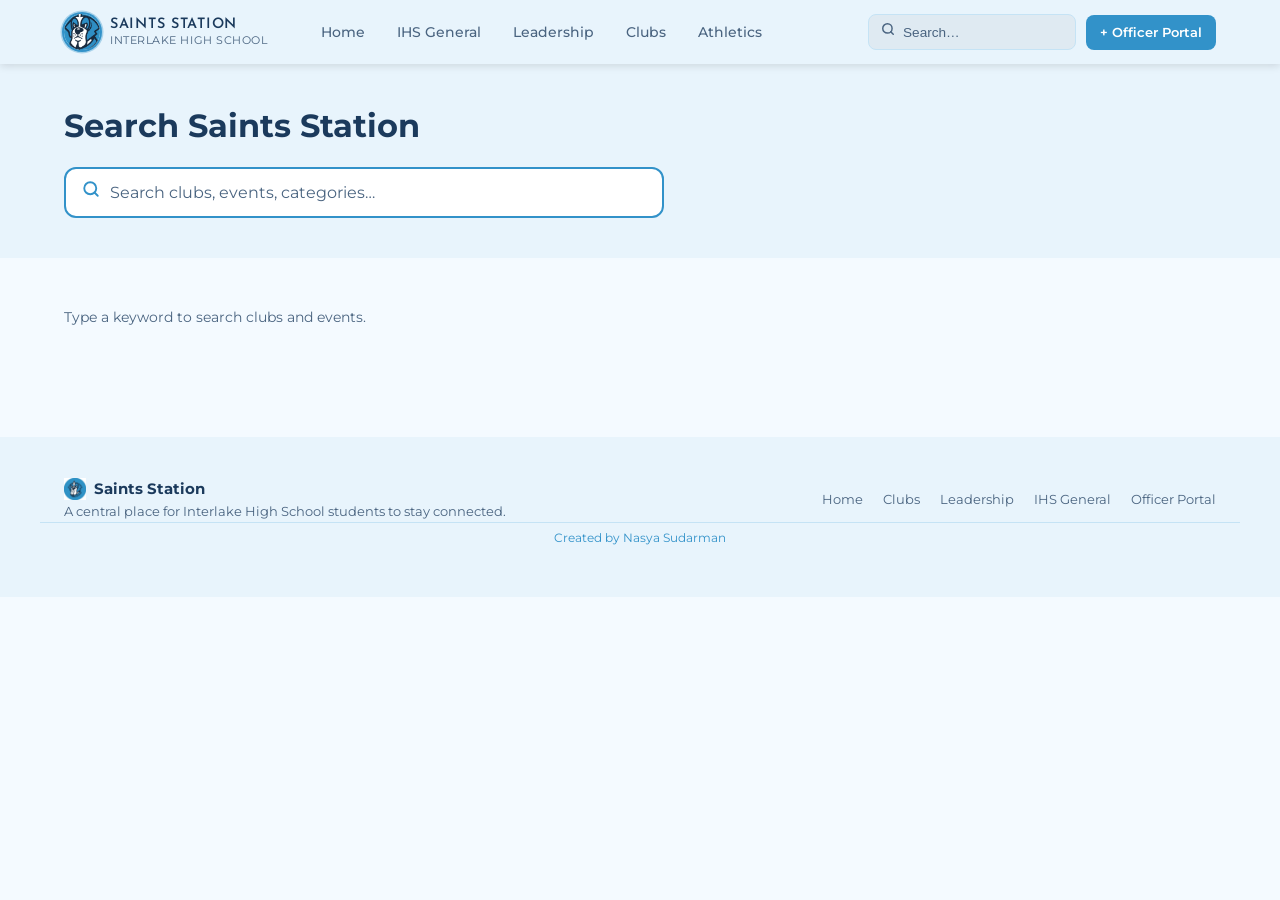
<file: search.html>
<!DOCTYPE html>
<html lang="en">
<head>
  <meta charset="UTF-8">
  <meta name="viewport" content="width=device-width, initial-scale=1.0">
  <title>Search — Saints Station</title>
  <link rel="stylesheet" href="style.css">
  <style>
    .search-page { padding: 48px 0 80px; }
    .search-hero { background: var(--primary-dark); padding: 36px 0 40px; }
    .search-hero h1 { font-size: clamp(1.4rem, 3vw, 2rem); font-weight: 700; margin-bottom: 16px; }
    .search-bar-large {
      display: flex; align-items: center;
      background: var(--card); border-radius: var(--radius);
      border: 2px solid var(--primary);
      padding: 0 16px; gap: 10px; max-width: 600px;
    }
    .search-bar-large input {
      flex: 1; border: none; outline: none; font-size: 1rem;
      padding: 14px 0; font-family: var(--font);
      background: transparent; color: var(--text);
    }
    .search-bar-large input::placeholder { color: var(--text-muted); }
    .search-bar-large .search-icon-lg { color: var(--primary); font-size: 1rem; }

    .results-section { margin-bottom: 40px; }
    .results-section-title {
      font-size: .78rem; font-weight: 700; text-transform: uppercase;
      letter-spacing: .08em; color: var(--primary); margin-bottom: 16px;
      padding-bottom: 8px; border-bottom: 2px solid var(--border);
      display: flex; align-items: center; gap: 8px;
    }
    .results-count {
      background: var(--primary); color: #fff; border-radius: 20px;
      padding: 1px 9px; font-size: .72rem;
    }

    .result-card {
      background: var(--card); border-radius: var(--radius-sm);
      box-shadow: var(--shadow); padding: 16px 20px;
      border-left: 3px solid var(--primary);
      margin-bottom: 10px; text-decoration: none;
      display: block; transition: var(--transition); color: var(--text);
    }
    .result-card:hover { box-shadow: var(--shadow-md); transform: translateX(2px); }
    .result-card-title { font-size: .95rem; font-weight: 700; margin-bottom: 4px; }
    .result-card-meta { font-size: .75rem; color: var(--text-muted); display: flex; align-items: center; gap: 8px; flex-wrap: wrap; }
    .result-card-desc { font-size: .82rem; color: var(--text-muted); margin-top: 6px; line-height: 1.5; }

    .no-results { text-align: center; padding: 60px 24px; color: var(--text-muted); }
    .no-results .no-results-icon { font-size: 3rem; margin-bottom: 16px; opacity: .4; }
    .no-results h2 { font-size: 1.1rem; color: var(--text); margin-bottom: 8px; }

    .query-highlight { color: var(--primary); font-weight: 600; }
  </style>
</head>
<body>

<nav class="navbar">
  <div class="container navbar-inner">
    <a href="index.html" class="navbar-brand">
      <div class="brand-icon"><img src="images/interlakelogo.jpg" alt="Interlake Hub"></div>
      <div class="brand-text">
        <span class="brand-name">Saints Station</span>
        <span class="brand-sub">Interlake High School</span>
      </div>
    </a>
    <nav class="navbar-nav">
      <a href="index.html" class="nav-link">Home</a>
      <a href="general.html" class="nav-link">IHS General</a>
      <a href="leadership.html" class="nav-link">Leadership</a>
      <a href="clubs.html" class="nav-link">Clubs</a>
      <a href="athletics.html" class="nav-link">Athletics</a>
    </nav>
    <div class="navbar-actions">
      <div class="nav-search">
        <span class="search-icon"><svg width="14" height="14" viewBox="0 0 24 24" fill="none" stroke="currentColor" stroke-width="2.5" stroke-linecap="round" stroke-linejoin="round"><circle cx="11" cy="11" r="8"/><line x1="21" y1="21" x2="16.65" y2="16.65"/></svg></span>
        <input type="text" id="navSearch" placeholder="Search…" autocomplete="off">
      </div>
      <a href="submit.html" class="btn btn-accent" style="padding:7px 14px;font-size:.82rem;">+ Officer Portal</a>
    </div>
  </div>
</nav>

<div class="search-hero">
  <div class="container">
    <h1>Search Saints Station</h1>
    <div class="search-bar-large">
      <span class="search-icon-lg">
        <svg width="18" height="18" viewBox="0 0 24 24" fill="none" stroke="currentColor" stroke-width="2.5" stroke-linecap="round" stroke-linejoin="round"><circle cx="11" cy="11" r="8"/><line x1="21" y1="21" x2="16.65" y2="16.65"/></svg>
      </span>
      <input type="text" id="searchInput" placeholder="Search clubs, events, categories…" autocomplete="off">
    </div>
  </div>
</div>

<div class="search-page">
  <div class="container">
    <div id="searchStatus" style="font-size:.88rem;color:var(--text-muted);margin-bottom:28px;"></div>
    <div id="searchResults"></div>
  </div>
</div>

<footer class="footer">
  <div class="container footer-inner">
    <div>
      <div class="footer-brand" style="display:flex;align-items:center;gap:8px;"><img src="images/interlakelogo.jpg" alt="Interlake Hub" style="width:22px;height:22px;"> Saints Station</div>
      <p>A central place for Interlake High School students to stay connected.</p>
    </div>
    <div class="footer-links">
      <a href="index.html">Home</a>
      <a href="clubs.html">Clubs</a>
      <a href="leadership.html">Leadership</a>
      <a href="general.html">IHS General</a>
      <a href="submit.html">Officer Portal</a>
    </div>
  </div>
  <div class="container" style="text-align:center;padding:6px 0 10px;font-size:.72rem;color:var(--primary);border-top:1px solid var(--border);">Created by Nasya Sudarman</div>
</footer>

<script src="data.js"></script>
<script>
const input = document.getElementById("searchInput");
const statusEl = document.getElementById("searchStatus");
const resultsEl = document.getElementById("searchResults");

// Pre-fill from URL ?q=
const params = new URLSearchParams(location.search);
const initialQ = params.get("q") || "";
if (initialQ) { input.value = initialQ; runSearch(initialQ); }
else { statusEl.textContent = "Type a keyword to search clubs and events."; }

input.addEventListener("input", () => {
  const q = input.value.trim();
  const url = new URL(location.href);
  if (q) url.searchParams.set("q", q); else url.searchParams.delete("q");
  history.replaceState(null, "", url);
  if (q.length >= 2) runSearch(q); else {
    resultsEl.innerHTML = "";
    statusEl.textContent = "Type at least 2 characters to search.";
  }
});

function match(text, q) {
  return text && text.toLowerCase().includes(q.toLowerCase());
}

function hl(text, q) {
  if (!text) return "";
  const re = new RegExp("(" + q.replace(/[.*+?^${}()|[\]\\]/g, "\\$&") + ")", "gi");
  return text.replace(re, '<mark style="background:rgba(50,146,201,.18);color:var(--primary);border-radius:2px;padding:0 2px;">$1</mark>');
}

function runSearch(q) {
  statusEl.innerHTML = 'Results for <span class="query-highlight">"' + q + '"</span>';

  // ── Clubs ─────────────────────────────────────────────────────────────────
  const clubs = getClubs().filter(c =>
    match(c.name, q) || match(c.tagline, q) || match(c.category, q) ||
    match(getCategoryLabel(c.category), q) || match(c.description, q) ||
    (c.officers || []).some(o => match(o.name, q))
  );

  // ── Events ────────────────────────────────────────────────────────────────
  const events = getEvents().filter(ev =>
    match(ev.title, q) || match(ev.description, q) ||
    match(ev.category, q) || match(ev.type, q) || match(ev.date, q)
  );

  const total = clubs.length + events.length;
  if (total === 0) {
    resultsEl.innerHTML = `
      <div class="no-results">
        <div class="no-results-icon">🔍</div>
        <h2>No results for "${q}"</h2>
        <p>Try a different keyword — club name, event type, or category.</p>
      </div>`;
    return;
  }

  let html = "";

  // Clubs section
  if (clubs.length) {
    html += `<div class="results-section">
      <div class="results-section-title">
        Clubs
        <span class="results-count">${clubs.length}</span>
      </div>`;
    clubs.forEach(c => {
      html += `<a href="club.html?id=${c.id}" class="result-card">
        <div class="result-card-title">${hl(c.name, q)}</div>
        <div class="result-card-meta">
          <span class="badge" style="background:var(--primary);color:#fff;font-size:.65rem;">${getCategoryLabel(c.category)}</span>
          ${c.memberCount ? `${c.memberCount} members` : ""}
        </div>
        ${c.tagline ? `<div class="result-card-desc">${hl(c.tagline, q)}</div>` : ""}
      </a>`;
    });
    html += `</div>`;
  }

  // Events section
  if (events.length) {
    html += `<div class="results-section">
      <div class="results-section-title">
        Events
        <span class="results-count">${events.length}</span>
      </div>`;
    events.forEach(ev => {
      html += `<a href="calendar.html" class="result-card">
        <div class="result-card-title">${hl(ev.title, q)}</div>
        <div class="result-card-meta">
          <span>${ev.date || ""}</span>
          ${ev.category ? `<span class="badge" style="background:var(--primary);color:#fff;font-size:.65rem;">${ev.category}</span>` : ""}
          ${ev.type ? `<span style="text-transform:capitalize;">${ev.type}</span>` : ""}
        </div>
        ${ev.description ? `<div class="result-card-desc">${hl(ev.description, q)}</div>` : ""}
      </a>`;
    });
    html += `</div>`;
  }

  resultsEl.innerHTML = html;
}

// Nav search
document.getElementById("navSearch").addEventListener("keydown", e => {
  if (e.key === "Enter") {
    const q = e.target.value.trim();
    if (q) location.href = `search.html?q=${encodeURIComponent(q)}`;
  }
});
</script>
</body>
</html>
</file>
<file: style.css>
@import url('https://fonts.googleapis.com/css2?family=Josefin+Sans:wght@300;400;600;700&family=Montserrat:wght@400;500;600;700;800;900&display=swap');

/* ── Reset & Base ─────────────────────────────────────────────────────────── */
*, *::before, *::after { box-sizing: border-box; margin: 0; padding: 0; }

:root {
  --primary:        #3292C9;   /* Interlake logo blue — buttons, links, interactive */
  --primary-mid:    #2478A8;   /* deeper logo blue — hover state */
  --primary-dark:   #E8F4FC;   /* pale logo blue — chips, fills, section backgrounds */
  --primary-light:  #7ABFE8;   /* lighter logo blue — accents */
  --highlight:      #E8F4FC;   /* very pale logo blue — chips, badge fills */
  --accent:         #7ABFE8;   /* same as primary-light */
  --accent-light:   #F3FAFF;   /* near-white pale blue tints */
  --bg:             #F4FAFF;   /* near-white with faint blue tint */
  --card:           #ffffff;
  --text:           #1B3A5C;   /* deep navy — softer than black, cohesive with blue palette */
  --text-muted:     #4A6480;   /* blue-tinted muted */
  --border:         #C5E3F5;   /* light blue border — logo hue family */
  --radius:         12px;
  --radius-sm:      8px;
  --shadow:         0 2px 8px rgba(0,0,0,.08), 0 1px 2px rgba(0,0,0,.05);
  --shadow-md:      0 4px 20px rgba(0,0,0,.10), 0 2px 4px rgba(0,0,0,.06);
  --shadow-lg:      0 12px 40px rgba(0,0,0,.15);
  --transition:     0.2s ease;
  --font:           'Montserrat', -apple-system, BlinkMacSystemFont, 'Segoe UI', sans-serif;
  --font-display:   'Josefin Sans', 'Montserrat', sans-serif;
}

html { font-size: 16px; scroll-behavior: smooth; }

body {
  font-family: var(--font);
  font-weight: 400;
  background: var(--bg);
  color: var(--text);
  line-height: 1.6;
  min-height: 100vh;
}

a { color: inherit; text-decoration: none; }
img { display: block; max-width: 100%; }
ul { list-style: none; }

/* ── Utility ──────────────────────────────────────────────────────────────── */
.container { max-width: 1200px; margin: 0 auto; padding: 0 24px; }
.sr-only { position: absolute; width: 1px; height: 1px; overflow: hidden; clip: rect(0,0,0,0); }

.badge {
  display: inline-flex;
  align-items: center;
  gap: 4px;
  padding: 3px 10px;
  border-radius: 20px;
  font-size: .72rem;
  font-weight: 700;
  letter-spacing: .02em;
  text-transform: uppercase;
  color: var(--text);
}

.tag {
  display: inline-block;
  padding: 2px 8px;
  background: #e2e8f0;
  color: #475569;
  border-radius: 4px;
  font-size: .75rem;
  font-weight: 500;
}

.btn {
  display: inline-flex;
  align-items: center;
  gap: 8px;
  padding: 10px 20px;
  border-radius: var(--radius-sm);
  font-size: .9rem;
  font-weight: 600;
  cursor: pointer;
  border: none;
  transition: var(--transition);
  text-decoration: none;
}

.btn-primary {
  background: var(--primary);
  color: #fff;
}
.btn-primary:hover { background: var(--primary-mid); color: #fff; transform: translateY(-1px); box-shadow: var(--shadow-md); }

.btn-accent {
  background: var(--primary);
  color: #fff;
}
.btn-accent:hover { background: var(--primary-mid); color: #fff; transform: translateY(-1px); box-shadow: var(--shadow-md); }

.btn-outline {
  background: transparent;
  color: var(--primary);
  border: 2px solid var(--primary);
}
.btn-outline:hover { background: var(--primary); color: #fff; }

.btn-ghost {
  background: transparent;
  color: var(--primary);
  border: 1px solid var(--primary);
}
.btn-ghost:hover { background: var(--primary); color: #fff; }

.section { padding: 64px 0; }
.section-sm { padding: 40px 0; }

.section-header { margin-bottom: 36px; }
.section-header h2 { font-size: 1.75rem; font-weight: 700; color: var(--primary); }
.section-header p { color: var(--text-muted); margin-top: 6px; font-size: 1rem; }
.section-header .header-row { display: flex; justify-content: space-between; align-items: flex-end; flex-wrap: wrap; gap: 12px; }

/* ── Navigation ───────────────────────────────────────────────────────────── */
.navbar {
  background: var(--primary-dark);
  position: sticky;
  top: 0;
  z-index: 100;
  box-shadow: 0 2px 8px rgba(0,0,0,.12);
}

.navbar-inner {
  display: flex;
  align-items: center;
  gap: 24px;
  height: 64px;
}

.navbar-brand {
  display: flex;
  align-items: center;
  gap: 10px;
  flex-shrink: 0;
}

.navbar-brand .brand-icon {
  width: 36px;
  height: 36px;
  border-radius: 50%;
  overflow: hidden;
  flex-shrink: 0;
  background: #fff;
  display: flex;
  align-items: center;
  justify-content: center;
  box-shadow: 0 0 0 2px var(--primary), 0 0 0 3.5px rgba(50,146,201,.35);
}

.navbar-brand .brand-icon img {
  width: 160%;
  height: 160%;
  object-fit: cover;
  margin: -30%;
  display: block;
}

.navbar-brand .brand-text {
  display: flex;
  flex-direction: column;
  line-height: 1.15;
}

.navbar-brand .brand-name {
  font-size: .9rem;
  font-weight: 600;
  color: var(--text);
  font-family: var(--font-display);
  letter-spacing: 0.05em;
  text-transform: uppercase;
}

.navbar-brand .brand-sub {
  font-size: .68rem;
  color: var(--text-muted);
  letter-spacing: .05em;
  text-transform: uppercase;
}

.navbar-nav {
  display: flex;
  align-items: center;
  gap: 4px;
  margin-left: 16px;
  flex: 1;
}

.nav-link {
  padding: 6px 14px;
  border-radius: 6px;
  font-size: .88rem;
  font-weight: 500;
  color: var(--text-muted);
  transition: var(--transition);
}

.nav-link:hover, .nav-link.active {
  background: var(--primary);
  color: #fff;
}

.navbar-actions {
  display: flex;
  align-items: center;
  gap: 10px;
  margin-left: auto;
}

.nav-search {
  display: flex;
  align-items: center;
  background: rgba(0,0,0,.04);
  border: 1px solid var(--border);
  border-radius: 8px;
  padding: 0 12px;
  gap: 8px;
  height: 36px;
  transition: var(--transition);
}

.nav-search:focus-within {
  background: rgba(0,0,0,.07);
  border-color: var(--primary);
}

.nav-search input {
  background: transparent;
  border: none;
  outline: none;
  color: var(--text);
  font-size: .85rem;
  width: 160px;
}

.nav-search input::placeholder { color: var(--text-muted); }
.nav-search .search-icon { color: var(--text-muted); font-size: .85rem; }

/* ── Hero ─────────────────────────────────────────────────────────────────── */
.hero {
  background: var(--primary-dark);
  padding: 72px 0 80px;
  position: relative;
  overflow: hidden;
}

.hero::before {
  content: "";
  position: absolute;
  inset: 0;
  background: url("data:image/svg+xml,%3Csvg width='60' height='60' viewBox='0 0 60 60' xmlns='http://www.w3.org/2000/svg'%3E%3Cg fill='none' fill-rule='evenodd'%3E%3Cg fill='%23ffffff' fill-opacity='0.03'%3E%3Cpath d='M36 34v-4h-2v4h-4v2h4v4h2v-4h4v-2h-4zm0-30V0h-2v4h-4v2h4v4h2V6h4V4h-4zM6 34v-4H4v4H0v2h4v4h2v-4h4v-2H6zM6 4V0H4v4H0v2h4v4h2V6h4V4H6z'/%3E%3C/g%3E%3C/g%3E%3C/svg%3E");
  pointer-events: none;
}

.hero-content {
  position: relative;
  display: grid;
  grid-template-columns: 1fr auto;
  gap: 48px;
  align-items: center;
}

.hero-eyebrow {
  display: inline-flex;
  align-items: center;
  gap: 8px;
  background: rgba(50,146,201,.15);
  border: 1px solid rgba(50,146,201,.35);
  padding: 5px 14px;
  border-radius: 20px;
  font-size: .78rem;
  font-weight: 700;
  color: var(--primary);
  letter-spacing: .05em;
  text-transform: uppercase;
  margin-bottom: 18px;
}

.hero h1 {
  font-size: clamp(2rem, 5vw, 3.25rem);
  font-weight: 700;
  color: var(--primary);
  line-height: 1.1;
  margin-bottom: 16px;
  letter-spacing: -.02em;
}

h1.display, .hero h1, .home-hero h1, .general-hero h1, .clubs-header h1, .classoffice-hero h1, .class-hero h1, .cal-header h1, .calendar-hero h1 {
  font-family: var(--font-display);
  letter-spacing: 0.04em;
  text-transform: uppercase;
  font-weight: 700;
}

.gen-section-title, .section-header h2, .hub-card-title, .cal-legend-title, .upcoming-card-title, .bsd-card-head h3 {
  font-family: var(--font-display);
  text-transform: uppercase;
  letter-spacing: 0.06em;
  font-weight: 700;
}

.hero h1 span { color: var(--primary); }

.hero-desc {
  font-size: 1.05rem;
  color: var(--text);
  max-width: 520px;
  margin-bottom: 32px;
  line-height: 1.7;
}

.hero-cta {
  display: flex;
  gap: 12px;
  flex-wrap: wrap;
}

.hero-stats {
  display: grid;
  grid-template-columns: repeat(3, 1fr);
  gap: 12px;
  flex-shrink: 0;
}

.hero-stat {
  background: var(--card);
  border: 1px solid var(--border);
  border-radius: var(--radius);
  padding: 20px 24px;
  text-align: center;
  min-width: 110px;
}

.hero-stat .stat-number {
  font-size: 2rem;
  font-weight: 700;
  color: var(--primary);
  line-height: 1;
}

.hero-stat .stat-label {
  font-size: .75rem;
  color: var(--text-muted);
  margin-top: 4px;
  font-weight: 500;
}

/* ── Banner ───────────────────────────────────────────────────────────────── */
.banner {
  background: var(--primary-dark);
  color: var(--text);
}

.banner-label {
  background: rgba(50,146,201,.2);
  color: var(--text);
}

.banner a { color: var(--primary); }

/* ── Cards ────────────────────────────────────────────────────────────────── */
.card {
  background: var(--card);
  border-radius: var(--radius);
  box-shadow: var(--shadow);
  overflow: hidden;
  transition: var(--transition);
}

.card:hover { transform: translateY(-3px); box-shadow: var(--shadow-md); }

/* Event Card */
.events-grid {
  display: grid;
  grid-template-columns: repeat(auto-fill, minmax(300px, 1fr));
  gap: 20px;
}

.event-card {
  display: flex;
  gap: 0;
  align-items: stretch;
}

.event-date-badge {
  background: var(--primary);
  color: #fff;
  min-width: 68px;
  display: flex;
  flex-direction: column;
  align-items: center;
  justify-content: center;
  padding: 16px 10px;
  flex-shrink: 0;
}

.event-date-badge .month {
  font-size: .7rem;
  font-weight: 700;
  letter-spacing: .1em;
  text-transform: uppercase;
  opacity: .8;
}

.event-date-badge .day {
  font-size: 2rem;
  font-weight: 700;
  line-height: 1;
}

.event-date-badge.soon { background: var(--primary); color: #fff; }
.event-date-badge.today { background: #111111; }

.event-body {
  padding: 16px;
  display: flex;
  flex-direction: column;
  gap: 6px;
  flex: 1;
}

.event-body h3 { font-size: .95rem; font-weight: 700; line-height: 1.3; }

.event-meta {
  display: flex;
  flex-direction: column;
  gap: 2px;
}

.event-meta span {
  font-size: .78rem;
  color: var(--text-muted);
  display: flex;
  align-items: center;
  gap: 5px;
}

.event-desc { font-size: .82rem; color: var(--text-muted); line-height: 1.5; margin-top: 4px; }

.event-tags { display: flex; gap: 4px; flex-wrap: wrap; margin-top: 4px; }

/* Club Card */
.clubs-grid {
  display: grid;
  grid-template-columns: repeat(auto-fill, minmax(300px, 1fr));
  gap: 20px;
}

.club-card {
  display: flex;
  flex-direction: column;
  cursor: pointer;
}

.club-card-header {
  padding: 20px 20px 16px;
  display: flex;
  gap: 14px;
  align-items: flex-start;
}

.club-avatar {
  width: 48px;
  height: 48px;
  border-radius: 10px;
  display: flex;
  align-items: center;
  justify-content: center;
  font-size: 1.35rem;
  flex-shrink: 0;
  color: #fff;
}

.club-header-info { flex: 1; min-width: 0; }

.club-name {
  font-size: 1rem;
  font-weight: 700;
  line-height: 1.2;
  margin-bottom: 4px;
  white-space: nowrap;
  overflow: hidden;
  text-overflow: ellipsis;
}

.club-tagline {
  font-size: .8rem;
  color: var(--text-muted);
  font-style: italic;
}

.club-card-body {
  padding: 0 20px 16px;
  flex: 1;
}

.club-desc {
  font-size: .83rem;
  color: #475569;
  line-height: 1.55;
  display: -webkit-box;
  -webkit-line-clamp: 3;
  -webkit-box-orient: vertical;
  overflow: hidden;
}

.club-card-footer {
  padding: 12px 20px;
  border-top: 1px solid var(--border);
  display: flex;
  justify-content: space-between;
  align-items: center;
  gap: 8px;
}

.club-meta-row {
  display: flex;
  gap: 12px;
  align-items: center;
}

.club-meta-item {
  font-size: .75rem;
  color: var(--text-muted);
  display: flex;
  align-items: center;
  gap: 4px;
}

.club-card-link {
  font-size: .8rem;
  font-weight: 600;
  color: var(--primary);
  display: flex;
  align-items: center;
  gap: 4px;
  white-space: nowrap;
  transition: var(--transition);
}

.club-card-header .badge { background: var(--primary) !important; color: #fff !important; }

.club-card-link:hover { color: var(--primary-light); gap: 7px; }

/* ── Category Filters ─────────────────────────────────────────────────────── */
.filter-bar {
  display: flex;
  align-items: center;
  gap: 8px;
  flex-wrap: wrap;
  margin-bottom: 28px;
}

.filter-pill {
  padding: 6px 16px;
  border-radius: 20px;
  font-size: .82rem;
  font-weight: 600;
  cursor: pointer;
  border: 2px solid var(--primary);
  background: var(--card);
  color: var(--primary);
  transition: var(--transition);
  white-space: nowrap;
}

.filter-pill:hover {
  background: var(--highlight);
  color: var(--primary);
}

.filter-pill.active {
  color: #fff !important;
  border-color: transparent;
}

/* ── Search Bar ───────────────────────────────────────────────────────────── */
.search-bar {
  display: flex;
  align-items: center;
  gap: 10px;
  background: var(--card);
  border: 2px solid var(--border);
  border-radius: var(--radius-sm);
  padding: 10px 16px;
  transition: var(--transition);
  max-width: 360px;
  width: 100%;
}

.search-bar:focus-within {
  border-color: var(--primary);
  box-shadow: 0 0 0 3px rgba(30, 58, 138, .1);
}

.search-bar input {
  flex: 1;
  border: none;
  outline: none;
  font-size: .9rem;
  color: var(--text);
  background: transparent;
}

.search-bar input::placeholder { color: var(--text-muted); }
.search-bar .icon { color: var(--text-muted); }

/* ── Club Detail Page ─────────────────────────────────────────────────────── */
.club-hero {
  padding: 48px 0 52px;
  position: relative;
}

.club-hero-inner {
  display: flex;
  gap: 32px;
  align-items: flex-start;
}

.club-hero-icon {
  width: 84px;
  height: 84px;
  border-radius: 18px;
  display: flex;
  align-items: center;
  justify-content: center;
  font-size: 2.5rem;
  flex-shrink: 0;
  color: #fff;
  box-shadow: var(--shadow-lg);
}

.club-hero-info { flex: 1; }

.club-hero-info h1 {
  font-size: clamp(1.5rem, 4vw, 2.2rem);
  font-weight: 700;
  color: var(--primary);
  line-height: 1.1;
  margin-bottom: 8px;
}

.club-hero-tagline {
  font-size: 1.05rem;
  color: var(--text-muted);
  font-style: italic;
  margin-bottom: 12px;
}

.club-hero-meta {
  display: flex;
  flex-wrap: wrap;
  gap: 16px;
  margin-top: 12px;
}

.club-hero-meta-item {
  display: flex;
  align-items: center;
  gap: 7px;
  font-size: .85rem;
  color: var(--text-muted);
}

.club-hero-meta-item strong { color: var(--text); }

.club-layout {
  display: grid;
  grid-template-columns: 1fr 340px;
  gap: 32px;
  padding-bottom: 80px;
}

.info-card {
  background: var(--card);
  border-radius: var(--radius);
  box-shadow: var(--shadow);
  overflow: hidden;
  margin-bottom: 24px;
}

.info-card-header {
  padding: 16px 20px;
  border-bottom: 1px solid var(--border);
  display: flex;
  align-items: center;
  gap: 10px;
}

.info-card-header h3 {
  font-size: .95rem;
  font-weight: 700;
  color: var(--primary);
}

.info-card-body { padding: 20px; }

.info-row {
  display: flex;
  gap: 12px;
  align-items: flex-start;
  padding: 10px 0;
  border-bottom: 1px solid var(--border);
}

.info-row:last-child { border-bottom: none; }

.info-row-icon {
  width: 32px;
  height: 32px;
  border-radius: 7px;
  display: flex;
  align-items: center;
  justify-content: center;
  font-size: .9rem;
  flex-shrink: 0;
  background: #f1f5f9;
}

.info-row-text { flex: 1; }
.info-row-text .label { font-size: .73rem; color: var(--text-muted); font-weight: 600; text-transform: uppercase; letter-spacing: .05em; }
.info-row-text .value { font-size: .9rem; color: var(--text); font-weight: 500; margin-top: 1px; }

/* Update/Recap Feed */
.update-feed { display: flex; flex-direction: column; gap: 16px; }

.update-item {
  background: var(--card);
  border-radius: var(--radius);
  box-shadow: var(--shadow);
  padding: 20px;
  border-left: 4px solid transparent;
}

.update-header {
  display: flex;
  justify-content: space-between;
  align-items: flex-start;
  gap: 12px;
  margin-bottom: 8px;
}

.update-title { font-size: .95rem; font-weight: 700; }
.update-meta { font-size: .75rem; color: var(--text-muted); margin-top: 3px; }
.update-content {
  font-size: .87rem;
  color: #475569;
  line-height: 1.65;
  white-space: pre-line;
  margin-top: 8px;
}

/* Agenda list */
.agenda-list {
  display: flex;
  flex-direction: column;
  gap: 8px;
}

.agenda-item {
  display: flex;
  align-items: flex-start;
  gap: 10px;
  padding: 8px 0;
  border-bottom: 1px solid var(--border);
  font-size: .88rem;
}

.agenda-item:last-child { border-bottom: none; }

.agenda-num {
  width: 22px;
  height: 22px;
  background: var(--primary);
  color: #fff;
  border-radius: 50%;
  font-size: .7rem;
  font-weight: 700;
  display: flex;
  align-items: center;
  justify-content: center;
  flex-shrink: 0;
  margin-top: 1px;
}

/* Requirements list */
.requirements-list {
  display: flex;
  flex-direction: column;
  gap: 8px;
}

.requirement-item {
  display: flex;
  align-items: flex-start;
  gap: 10px;
  font-size: .88rem;
  line-height: 1.5;
}

.req-check {
  width: 18px;
  height: 18px;
  background: var(--primary);
  border-radius: 50%;
  display: flex;
  align-items: center;
  justify-content: center;
  color: #fff;
  font-size: .65rem;
  flex-shrink: 0;
  margin-top: 2px;
}

/* ── Form ─────────────────────────────────────────────────────────────────── */
.form-page {
  max-width: 720px;
  margin: 0 auto;
  padding: 56px 24px 80px;
}

.form-card {
  background: var(--card);
  border-radius: var(--radius);
  box-shadow: var(--shadow-md);
  overflow: hidden;
}

.form-card-header {
  background: var(--highlight);
  padding: 32px 32px 28px;
  color: var(--text);
  border-bottom: 2px solid var(--border);
}

.form-card-header h1 { font-size: 1.5rem; font-weight: 700; }
.form-card-header p { opacity: .75; margin-top: 6px; font-size: .9rem; }

.form-body { padding: 32px; }

.form-group { margin-bottom: 24px; }

.form-label {
  display: block;
  font-size: .85rem;
  font-weight: 600;
  color: var(--text);
  margin-bottom: 7px;
}

.form-label .required { color: #ef4444; margin-left: 2px; }

.form-control {
  width: 100%;
  padding: 10px 14px;
  border: 2px solid var(--border);
  border-radius: var(--radius-sm);
  font-size: .9rem;
  font-family: var(--font);
  color: var(--text);
  background: #fff;
  transition: var(--transition);
  outline: none;
}

.form-control:focus {
  border-color: var(--primary);
  box-shadow: 0 0 0 3px rgba(30, 58, 138, .1);
}

.form-control::placeholder { color: #a0aec0; }

textarea.form-control {
  resize: vertical;
  min-height: 120px;
  line-height: 1.6;
}

select.form-control { appearance: none; background-image: url("data:image/svg+xml,%3Csvg xmlns='http://www.w3.org/2000/svg' width='16' height='16' fill='%2364748b' viewBox='0 0 16 16'%3E%3Cpath d='M7.247 11.14L2.451 5.658C1.885 5.013 2.345 4 3.204 4h9.592a1 1 0 0 1 .753 1.659l-4.796 5.48a1 1 0 0 1-1.506 0z'/%3E%3C/svg%3E"); background-repeat: no-repeat; background-position: right 12px center; padding-right: 36px; }

.form-hint { font-size: .78rem; color: var(--text-muted); margin-top: 5px; }

.form-row { display: grid; grid-template-columns: 1fr 1fr; gap: 16px; }

.form-footer {
  padding: 0 32px 32px;
  display: flex;
  justify-content: flex-end;
  gap: 12px;
}

.toast {
  position: fixed;
  bottom: 24px;
  right: 24px;
  background: #1e293b;
  color: #fff;
  padding: 14px 20px;
  border-radius: var(--radius-sm);
  font-size: .88rem;
  font-weight: 500;
  box-shadow: var(--shadow-lg);
  transform: translateY(80px);
  opacity: 0;
  transition: all .35s cubic-bezier(.34, 1.56, .64, 1);
  z-index: 9999;
  display: flex;
  align-items: center;
  gap: 10px;
  max-width: 360px;
}

.toast.show { transform: translateY(0); opacity: 1; }
.toast.success .toast-icon { color: var(--primary-light); }
.toast.error .toast-icon { color: #ef4444; }

/* ── Breadcrumb ───────────────────────────────────────────────────────────── */
.breadcrumb {
  padding: 14px 0;
  display: flex;
  align-items: center;
  gap: 6px;
  font-size: .82rem;
  color: var(--text-muted);
}

.breadcrumb a { color: var(--primary); font-weight: 500; transition: var(--transition); }
.breadcrumb a:hover { color: var(--primary-light); }
.breadcrumb .sep { opacity: .4; }

/* ── Empty State ──────────────────────────────────────────────────────────── */
.empty-state {
  text-align: center;
  padding: 60px 24px;
  color: var(--text-muted);
}

.empty-state .empty-icon {
  font-size: 3rem;
  margin-bottom: 16px;
  opacity: .4;
}

.empty-state h3 { font-size: 1.1rem; color: var(--text); margin-bottom: 6px; }
.empty-state p { font-size: .9rem; }

/* ── Footer ───────────────────────────────────────────────────────────────── */
.footer {
  background: var(--primary-dark);
  color: var(--text-muted);
  padding: 40px 0;
  margin-top: auto;
}

.footer-inner {
  display: flex;
  justify-content: space-between;
  align-items: center;
  gap: 24px;
  flex-wrap: wrap;
}

.footer-brand { font-weight: 700; color: var(--text); font-size: .95rem; }
.footer p { font-size: .82rem; }
.footer-links { display: flex; gap: 20px; }
.footer-links a { font-size: .82rem; color: var(--text-muted); transition: var(--transition); }
.footer-links a:hover { color: var(--primary); }

/* ── Chip counter ─────────────────────────────────────────────────────────── */
.count-chip {
  display: inline-flex;
  align-items: center;
  padding: 2px 9px;
  background: var(--bg);
  border-radius: 10px;
  font-size: .75rem;
  font-weight: 700;
  color: var(--text-muted);
  margin-left: 8px;
}

/* ── Responsive ───────────────────────────────────────────────────────────── */
@media (max-width: 768px) {
  .hero-content { grid-template-columns: 1fr; }
  .hero-stats { display: flex; }
  .hero-stat { flex: 1; }
  .club-layout { grid-template-columns: 1fr; }
  .form-row { grid-template-columns: 1fr; }
  .navbar-nav { display: none; }
  .nav-search input { width: 120px; }
  .club-hero-inner { flex-direction: column; gap: 16px; }
  .footer-inner { flex-direction: column; align-items: flex-start; }
}

@media (max-width: 520px) {
  .container { padding: 0 16px; }
  .hero { padding: 48px 0; }
  .events-grid, .clubs-grid { grid-template-columns: 1fr; }
  .hero-stats { flex-direction: column; }
}

/* ── Animations ───────────────────────────────────────────────────────────── */
@keyframes fadeInUp {
  from { opacity: 0; transform: translateY(16px); }
  to   { opacity: 1; transform: translateY(0); }
}

.animate-in { animation: fadeInUp .4s ease forwards; }

.stagger > * { opacity: 0; animation: fadeInUp .4s ease forwards; }
.stagger > *:nth-child(1)  { animation-delay: .05s; }
.stagger > *:nth-child(2)  { animation-delay: .10s; }
.stagger > *:nth-child(3)  { animation-delay: .15s; }
.stagger > *:nth-child(4)  { animation-delay: .20s; }
.stagger > *:nth-child(5)  { animation-delay: .25s; }
.stagger > *:nth-child(6)  { animation-delay: .30s; }
.stagger > *:nth-child(7)  { animation-delay: .35s; }
.stagger > *:nth-child(8)  { animation-delay: .40s; }
.stagger > *:nth-child(9)  { animation-delay: .45s; }
.stagger > *:nth-child(10) { animation-delay: .50s; }
.stagger > *:nth-child(n+11) { animation-delay: .55s; }

/* ── Officers Grid ────────────────────────────────────────────────────────── */
.officers-grid {
  display: grid;
  grid-template-columns: repeat(auto-fill, minmax(200px, 1fr));
  gap: 16px;
}
.officer-card {
  background: var(--card);
  border-radius: var(--radius);
  padding: 20px;
  box-shadow: var(--shadow);
  text-align: center;
  border-top: 3px solid var(--primary);
}
.officer-avatar {
  width: 56px; height: 56px; border-radius: 50%;
  background: var(--primary);
  color: #fff;
  display: flex; align-items: center; justify-content: center;
  font-size: 1.3rem; font-weight: 600;
  margin: 0 auto 12px;
}
.officer-name { font-size: .95rem; font-weight: 700; }
.officer-role { font-size: .78rem; color: var(--text); background: var(--highlight); padding: 2px 10px; border-radius: 20px; display: inline-block; margin: 4px 0 6px; font-weight: 600; }
.officer-grade { font-size: .78rem; color: var(--text-muted); }
.officer-email { font-size: .75rem; color: var(--primary-light); margin-top: 4px; word-break: break-all; }

/* ── Sort Bar ─────────────────────────────────────────────────────────────── */
.sort-bar {
  display: flex; align-items: center; gap: 8px; flex-wrap: wrap;
}
.sort-bar-label { font-size: .82rem; font-weight: 600; color: var(--text-muted); white-space: nowrap; }
.sort-btn {
  padding: 5px 14px; border-radius: 20px; font-size: .82rem; font-weight: 600;
  cursor: pointer; border: 2px solid var(--border); background: var(--card);
  color: var(--text-muted); transition: var(--transition); white-space: nowrap;
}
.sort-btn:hover { border-color: var(--primary); color: var(--primary); }
.sort-btn.active { background: var(--primary); color: #fff; border-color: var(--primary); }

/* ── Calendar Widget ──────────────────────────────────────────────────────── */
.calendar-widget {
  background: var(--card);
  border-radius: var(--radius);
  box-shadow: var(--shadow-md);
  overflow: hidden;
}
.cal-header {
  background: var(--primary);
  color: #fff;
  padding: 16px 20px;
  display: flex; align-items: center; justify-content: space-between;
}
.cal-header h3 { font-size: 1.1rem; font-weight: 600; }
.cal-nav-btn {
  background: rgba(255,255,255,.12); border: none; color: #fff;
  width: 32px; height: 32px; border-radius: 6px; cursor: pointer;
  font-size: 1rem; transition: var(--transition); display: flex; align-items: center; justify-content: center;
}
.cal-nav-btn:hover { background: rgba(255,255,255,.25); }
.cal-grid { display: grid; grid-template-columns: repeat(7, 1fr); }
.cal-day-header {
  padding: 10px 4px; text-align: center;
  font-size: .72rem; font-weight: 700; color: var(--text-muted);
  text-transform: uppercase; letter-spacing: .05em;
  background: #f8faff; border-bottom: 1px solid var(--border);
}
.cal-day {
  min-height: 72px; padding: 6px; border-right: 1px solid var(--border);
  border-bottom: 1px solid var(--border); background: #fff;
  cursor: pointer; transition: background .15s;
  position: relative;
}
.cal-day:hover { background: var(--highlight); }
.cal-day.other-month { background: #f8faff; }
.cal-day.other-month .cal-day-num { color: #cbd5e1; }
.cal-day.today .cal-day-num {
  background: var(--primary); color: #fff;
  width: 24px; height: 24px; border-radius: 50%;
  display: flex; align-items: center; justify-content: center;
  font-weight: 700;
}
.cal-day.selected { background: var(--highlight); outline: 2px solid var(--primary-light); outline-offset: -2px; }
.cal-day-num { font-size: .82rem; font-weight: 600; color: var(--text); margin-bottom: 4px; width: 24px; height: 24px; display: flex; align-items: center; justify-content: center; }
.cal-events { display: flex; flex-direction: column; gap: 2px; }
.cal-event-chip {
  font-size: .65rem; font-weight: 600; padding: 1px 5px;
  border-radius: 3px; color: #fff; white-space: nowrap;
  overflow: hidden; text-overflow: ellipsis; cursor: pointer;
}
.cal-meeting-dot {
  display: inline-block; width: 6px; height: 6px; border-radius: 50%;
  background: var(--primary); margin-right: 2px;
}
.cal-meetings-row { font-size: .65rem; color: var(--text-muted); margin-top: 2px; }
.cal-detail-panel {
  border-top: 2px solid var(--border);
  padding: 20px;
  min-height: 80px;
}
.cal-detail-panel h4 { font-size: .9rem; font-weight: 700; color: var(--primary); margin-bottom: 12px; }
.cal-detail-event {
  display: flex; align-items: flex-start; gap: 10px;
  padding: 10px 0; border-bottom: 1px solid var(--border);
  font-size: .85rem;
}
.cal-detail-event:last-child { border-bottom: none; }
.cal-detail-dot { width: 10px; height: 10px; border-radius: 50%; flex-shrink: 0; margin-top: 4px; }
.cal-detail-meeting {
  display: flex; align-items: center; gap: 8px;
  padding: 8px 0; border-bottom: 1px solid var(--border); font-size: .83rem;
}
.cal-detail-meeting:last-child { border-bottom: none; }

/* ── Login Overlay ────────────────────────────────────────────────────────── */
.login-overlay {
  position: fixed; inset: 0;
  background: var(--bg);
  display: flex; align-items: center; justify-content: center;
  z-index: 200; padding: 24px;
}
.login-card {
  background: var(--card);
  border-radius: var(--radius);
  box-shadow: var(--shadow-lg);
  width: 100%; max-width: 420px;
  overflow: hidden;
}
.login-header {
  background: var(--primary);
  padding: 32px; text-align: center; color: #fff;
}
.login-header .login-icon { font-size: 2.5rem; margin-bottom: 10px; }
.login-header h2 { font-size: 1.3rem; font-weight: 600; }
.login-header p { font-size: .85rem; opacity: .75; margin-top: 4px; }
.login-body { padding: 28px; }
.login-demo-box {
  background: var(--highlight); border: 1px solid var(--border);
  border-radius: var(--radius-sm); padding: 12px 14px;
  margin-bottom: 20px; font-size: .82rem;
}
.login-demo-box .demo-label { font-weight: 700; color: var(--primary); font-size: .75rem; text-transform: uppercase; letter-spacing: .05em; margin-bottom: 6px; }
.login-demo-box .demo-cred { display: flex; justify-content: space-between; align-items: center; padding: 3px 0; color: var(--text); }
.login-demo-box .demo-cred code { background: #fff; border: 1px solid var(--border); border-radius: 4px; padding: 1px 6px; font-size: .8rem; color: var(--primary); }
.login-error { color: #ef4444; font-size: .82rem; margin-bottom: 12px; display: none; }
.login-error.show { display: block; }
.login-footer { padding: 0 28px 24px; }
.login-note { font-size: .75rem; color: var(--text-muted); text-align: center; margin-top: 12px; }
</file>
